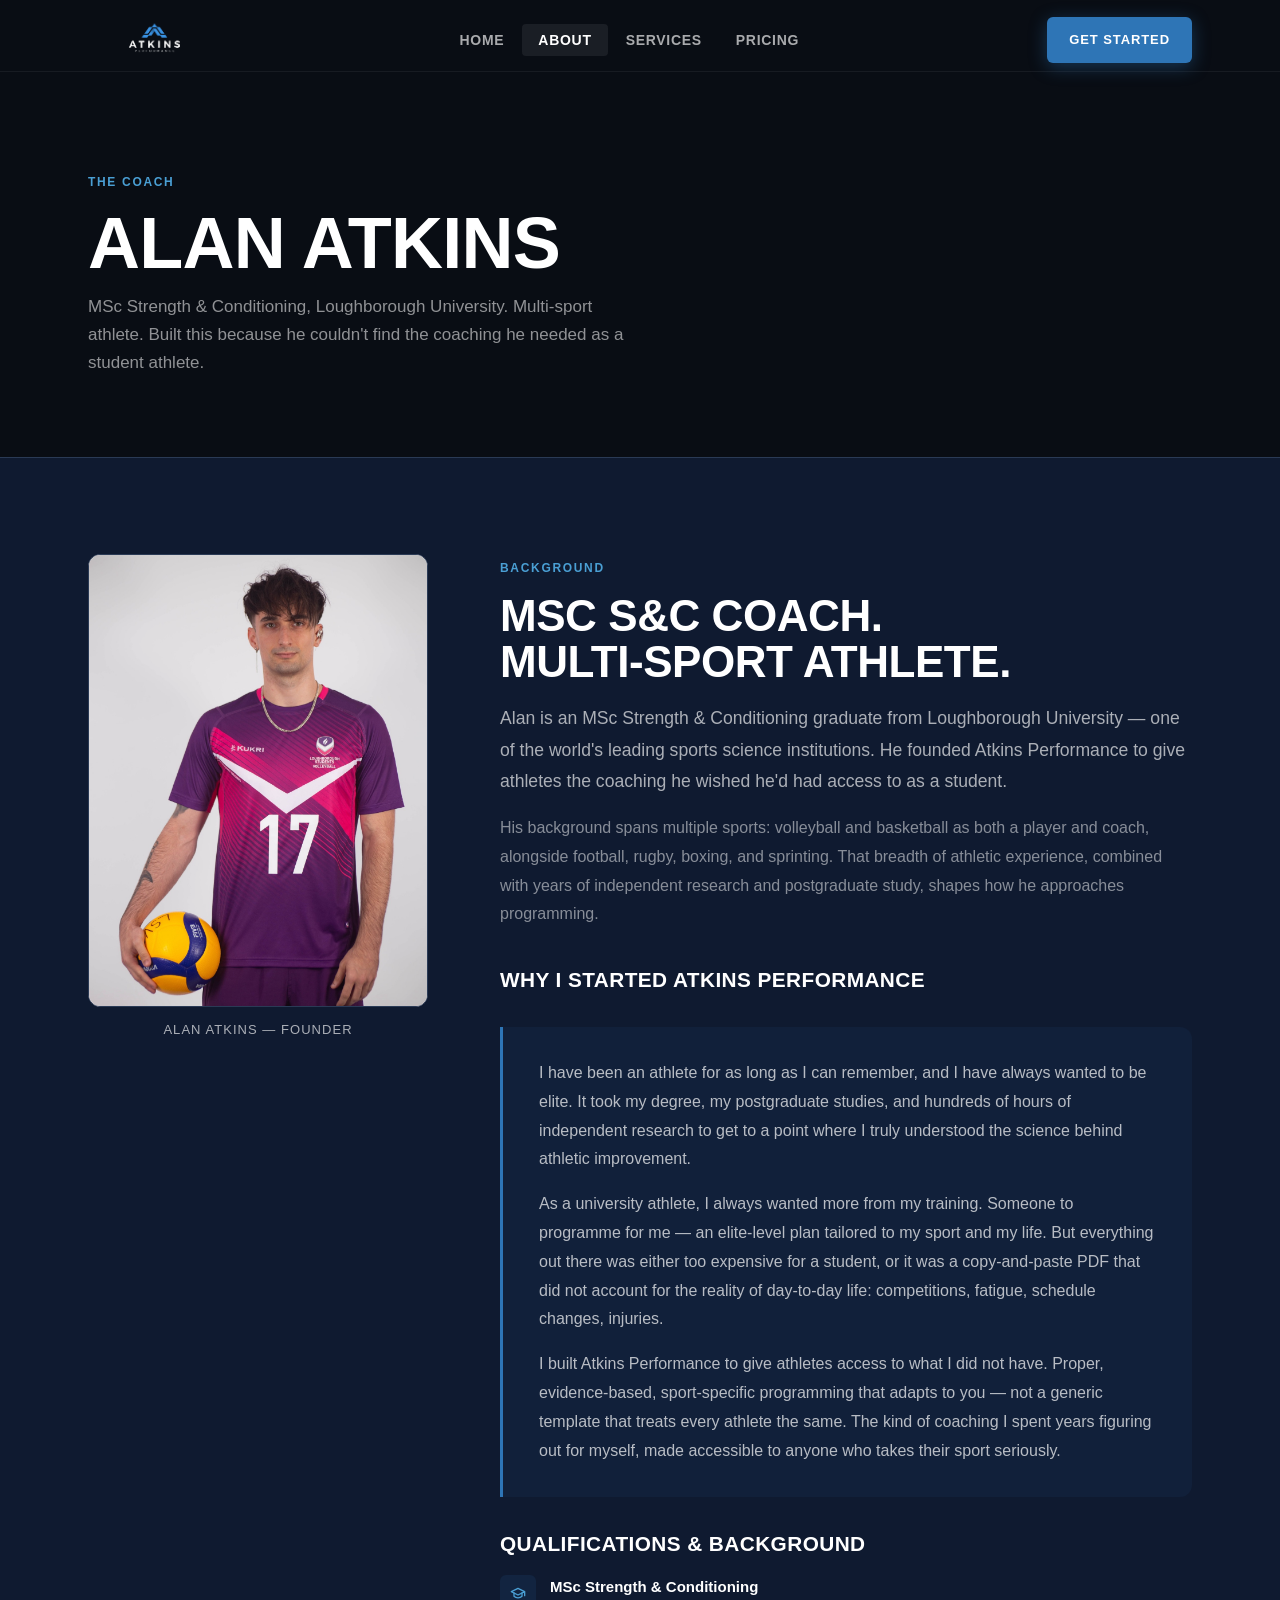
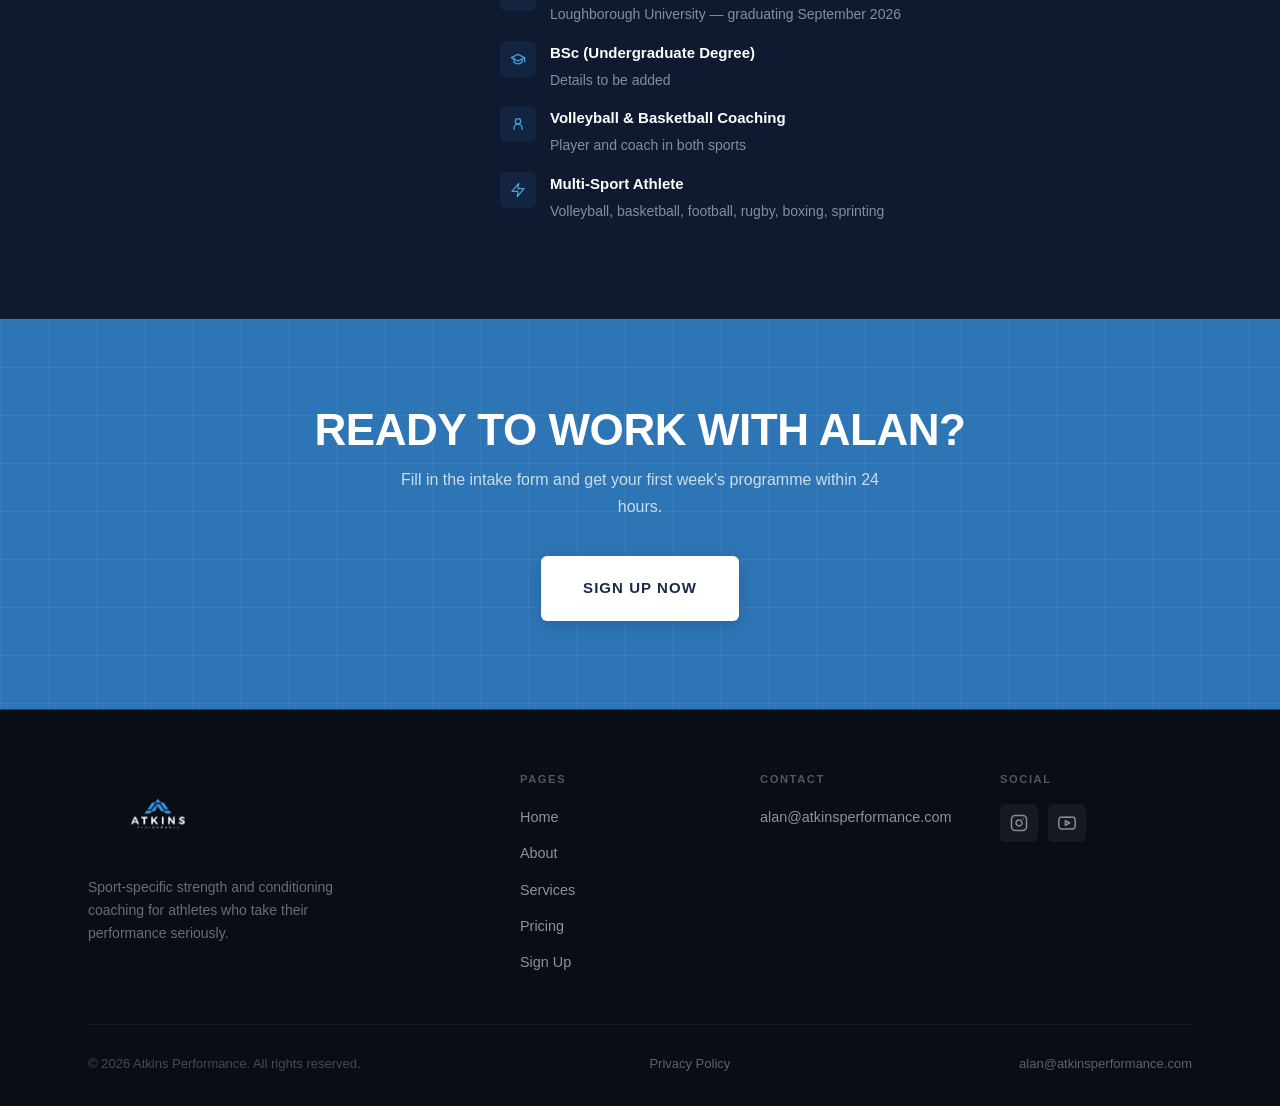
<file: about.html>
<!DOCTYPE html>
<html lang="en">
<head>
  <meta charset="UTF-8" />
  <meta name="viewport" content="width=device-width, initial-scale=1.0" />
  <title>About Alan Atkins | Atkins Performance</title>
  <meta name="description" content="Alan Atkins — MSc Strength & Conditioning, Loughborough University. Founder of Atkins Performance." />
  <!-- Security headers -->
  <meta http-equiv="Content-Security-Policy" content="default-src 'self'; script-src 'self' https://www.googletagmanager.com; style-src 'self' 'unsafe-inline' https://fonts.googleapis.com; font-src https://fonts.gstatic.com; img-src 'self' data: https://www.google-analytics.com; connect-src https://api.web3forms.com https://www.google-analytics.com https://region1.google-analytics.com; frame-ancestors 'none';" />
  <meta http-equiv="X-Content-Type-Options" content="nosniff" />
  <meta name="referrer" content="strict-origin-when-cross-origin" />
  <!-- Open Graph / social sharing -->
  <meta property="og:type" content="website" />
  <meta property="og:site_name" content="Atkins Performance" />
  <meta property="og:title" content="About | Atkins Performance" />
  <meta property="og:description" content="Alan Atkins — MSc Strength & Conditioning, Loughborough University. Founder of Atkins Performance." />
  <meta property="og:url" content="https://atkinsperformance.com/about.html" />
  <meta property="og:image" content="https://atkinsperformance.com/assets/logo.png" />
  <meta name="twitter:card" content="summary" />
  <meta name="twitter:title" content="About | Atkins Performance" />
  <meta name="twitter:description" content="Alan Atkins — MSc Strength & Conditioning, Loughborough University. Founder of Atkins Performance." />
  <meta name="twitter:image" content="https://atkinsperformance.com/assets/logo.png" />
  <link rel="icon" type="image/png" href="assets/logo.png" />
  <link rel="preconnect" href="https://fonts.googleapis.com" />
  <link rel="preconnect" href="https://fonts.gstatic.com" crossorigin />
  <link href="https://fonts.googleapis.com/css2?family=Barlow+Condensed:ital,wght@0,600;0,700;0,800;0,900;1,700&family=Inter:wght@400;500;600;700;800&display=swap" rel="stylesheet" />
  <link rel="stylesheet" href="css/styles.css" />
  <!-- Google Analytics -->
  <script async src="https://www.googletagmanager.com/gtag/js?id=G-M58FRPJT0F"></script>
  <script>
    window.dataLayer = window.dataLayer || [];
    function gtag(){dataLayer.push(arguments);}
    gtag('js', new Date());
    gtag('config', 'G-M58FRPJT0F');
  </script>
</head>
<body>

<nav class="nav">
  <div class="container">
    <div class="nav__inner">
      <a class="nav__logo" href="index.html"><img src="assets/logo.png" alt="Atkins Performance" /></a>
      <ul class="nav__links">
        <li><a href="index.html">Home</a></li>
        <li><a href="about.html">About</a></li>
        <li><a href="services.html">Services</a></li>
        <li><a href="pricing.html">Pricing</a></li>
      </ul>
      <a class="btn btn--primary btn--sm nav__cta" href="signup.html">Get Started</a>
      <button class="nav__hamburger" aria-label="Open menu"><span></span><span></span><span></span></button>
    </div>
  </div>
</nav>
<nav class="nav__mobile">
  <a href="index.html">Home</a>
  <a href="about.html">About</a>
  <a href="services.html">Services</a>
  <a href="pricing.html">Pricing</a>
  <a class="btn btn--primary" href="signup.html">Get Started</a>
</nav>

<!-- ── Page Hero ────────────────────────────────────────── -->
<div class="page-hero">
  <div class="container">
    <span class="eyebrow eyebrow--light">The Coach</span>
    <h1 class="display-lg">Alan Atkins</h1>
    <p>MSc Strength &amp; Conditioning, Loughborough University. Multi-sport athlete. Built this because he couldn't find the coaching he needed as a student athlete.</p>
  </div>
</div>

<!-- ── About Body ────────────────────────────────────────── -->
<section class="section section--dark">
  <div class="container">
    <div class="about-grid">

      <div class="about-photo-sticky">
        <div class="about-photo__frame">
          <img src="assets/alan-headshot.png" alt="Alan Atkins — Atkins Performance" />
        </div>
        <p class="about-photo__caption">Alan Atkins — Founder</p>
      </div>

      <div class="about-content">
        <span class="eyebrow eyebrow--light">Background</span>
        <h2 class="display-md" style="margin-bottom:18px;">MSc S&amp;C Coach.<br />Multi-Sport Athlete.</h2>
        <p class="lead" style="color:rgba(255,255,255,.65);">Alan is an MSc Strength &amp; Conditioning graduate from Loughborough University — one of the world's leading sports science institutions. He founded Atkins Performance to give athletes the coaching he wished he'd had access to as a student.</p>
        <p style="color:rgba(255,255,255,.5);">His background spans multiple sports: volleyball and basketball as both a player and coach, alongside football, rugby, boxing, and sprinting. That breadth of athletic experience, combined with years of independent research and postgraduate study, shapes how he approaches programming.</p>

        <h3 style="margin:40px 0 16px;color:#fff;">Why I Started Atkins Performance</h3>

        <div class="story-block">
          <p>I have been an athlete for as long as I can remember, and I have always wanted to be elite. It took my degree, my postgraduate studies, and hundreds of hours of independent research to get to a point where I truly understood the science behind athletic improvement.</p>
          <p style="margin-top:16px;">As a university athlete, I always wanted more from my training. Someone to programme for me — an elite-level plan tailored to my sport and my life. But everything out there was either too expensive for a student, or it was a copy-and-paste PDF that did not account for the reality of day-to-day life: competitions, fatigue, schedule changes, injuries.</p>
          <p style="margin-top:16px;margin-bottom:0;">I built Atkins Performance to give athletes access to what I did not have. Proper, evidence-based, sport-specific programming that adapts to you — not a generic template that treats every athlete the same. The kind of coaching I spent years figuring out for myself, made accessible to anyone who takes their sport seriously.</p>
        </div>

        <h3 style="margin-bottom:20px;color:#fff;">Qualifications &amp; Background</h3>
        <div class="credentials-list">
          <div class="credential fade-up">
            <div class="credential__icon">
              <svg xmlns="http://www.w3.org/2000/svg" viewBox="0 0 24 24" fill="none" stroke="currentColor" stroke-width="2" stroke-linecap="round" stroke-linejoin="round"><path d="M22 10v6M2 10l10-5 10 5-10 5z"/><path d="M6 12v5c3 3 9 3 12 0v-5"/></svg>
            </div>
            <div>
              <strong>MSc Strength &amp; Conditioning</strong>
              <span>Loughborough University — graduating September 2026</span>
            </div>
          </div>
          <div class="credential fade-up">
            <div class="credential__icon">
              <svg xmlns="http://www.w3.org/2000/svg" viewBox="0 0 24 24" fill="none" stroke="currentColor" stroke-width="2" stroke-linecap="round" stroke-linejoin="round"><path d="M22 10v6M2 10l10-5 10 5-10 5z"/><path d="M6 12v5c3 3 9 3 12 0v-5"/></svg>
            </div>
            <div>
              <strong>BSc (Undergraduate Degree)</strong>
              <span>Details to be added</span>
            </div>
          </div>
          <div class="credential fade-up">
            <div class="credential__icon">
              <svg xmlns="http://www.w3.org/2000/svg" viewBox="0 0 24 24" fill="none" stroke="currentColor" stroke-width="2" stroke-linecap="round" stroke-linejoin="round"><circle cx="12" cy="8" r="4"/><path d="M6 20v-2a6 6 0 0 1 12 0v2"/></svg>
            </div>
            <div>
              <strong>Volleyball &amp; Basketball Coaching</strong>
              <span>Player and coach in both sports</span>
            </div>
          </div>
          <div class="credential fade-up">
            <div class="credential__icon">
              <svg xmlns="http://www.w3.org/2000/svg" viewBox="0 0 24 24" fill="none" stroke="currentColor" stroke-width="2" stroke-linecap="round" stroke-linejoin="round"><path d="M13 2L3 14h9l-1 8 10-12h-9l1-8z"/></svg>
            </div>
            <div>
              <strong>Multi-Sport Athlete</strong>
              <span>Volleyball, basketball, football, rugby, boxing, sprinting</span>
            </div>
          </div>
        </div>
      </div>
    </div>
  </div>
</section>

<!-- ── CTA ───────────────────────────────────────────────── -->
<div class="cta-banner">
  <div class="container">
    <div class="cta-banner__inner">
      <h2 class="display-md">Ready to Work with Alan?</h2>
      <p>Fill in the intake form and get your first week's programme within 24 hours.</p>
      <a class="btn btn--white btn--large" href="signup.html">Sign Up Now</a>
    </div>
  </div>
</div>

<footer class="footer">
  <div class="container">
    <div class="footer__grid">
      <div class="footer__brand">
        <img src="assets/logo.png" alt="Atkins Performance" />
        <p>Sport-specific strength and conditioning coaching for athletes who take their performance seriously.</p>
      </div>
      <div class="footer__col"><h5>Pages</h5><ul><li><a href="index.html">Home</a></li><li><a href="about.html">About</a></li><li><a href="services.html">Services</a></li><li><a href="pricing.html">Pricing</a></li><li><a href="signup.html">Sign Up</a></li></ul></div>
      <div class="footer__col"><h5>Contact</h5><ul><li><a href="mailto:alan@atkinsperformance.com">alan@atkinsperformance.com</a></li></ul></div>
      <div class="footer__col"><h5>Social</h5><div class="footer__social"><a href="https://instagram.com/Atkins.Performance" target="_blank" rel="noopener" aria-label="Instagram"><svg xmlns="http://www.w3.org/2000/svg" width="18" height="18" viewBox="0 0 24 24" fill="none" stroke="currentColor" stroke-width="2" stroke-linecap="round" stroke-linejoin="round"><rect x="2" y="2" width="20" height="20" rx="5"/><path d="M16 11.37A4 4 0 1 1 12.63 8 4 4 0 0 1 16 11.37z"/><line x1="17.5" y1="6.5" x2="17.51" y2="6.5"/></svg></a><a href="https://www.youtube.com/@Atkins.Performance" target="_blank" rel="noopener" aria-label="YouTube"><svg xmlns="http://www.w3.org/2000/svg" width="18" height="18" viewBox="0 0 24 24" fill="none" stroke="currentColor" stroke-width="2" stroke-linecap="round" stroke-linejoin="round"><path d="M22.54 6.42a2.78 2.78 0 0 0-1.95-1.97C18.88 4 12 4 12 4s-6.88 0-8.59.45A2.78 2.78 0 0 0 1.46 6.42 29 29 0 0 0 1 12a29 29 0 0 0 .46 5.58A2.78 2.78 0 0 0 3.41 19.6C5.12 20 12 20 12 20s6.88 0 8.59-.44a2.78 2.78 0 0 0 1.95-1.97A29 29 0 0 0 23 12a29 29 0 0 0-.46-5.58z"/><polygon points="9.75 15.02 15.5 12 9.75 8.98 9.75 15.02"/></svg></a></div></div>
    </div>
    <div class="footer__bottom"><span>© 2026 Atkins Performance. All rights reserved.</span><a href="privacy.html">Privacy Policy</a><a href="mailto:alan@atkinsperformance.com">alan@atkinsperformance.com</a></div>
  </div>
</footer>
<script src="js/main.js"></script>
</body>
</html>
</file>
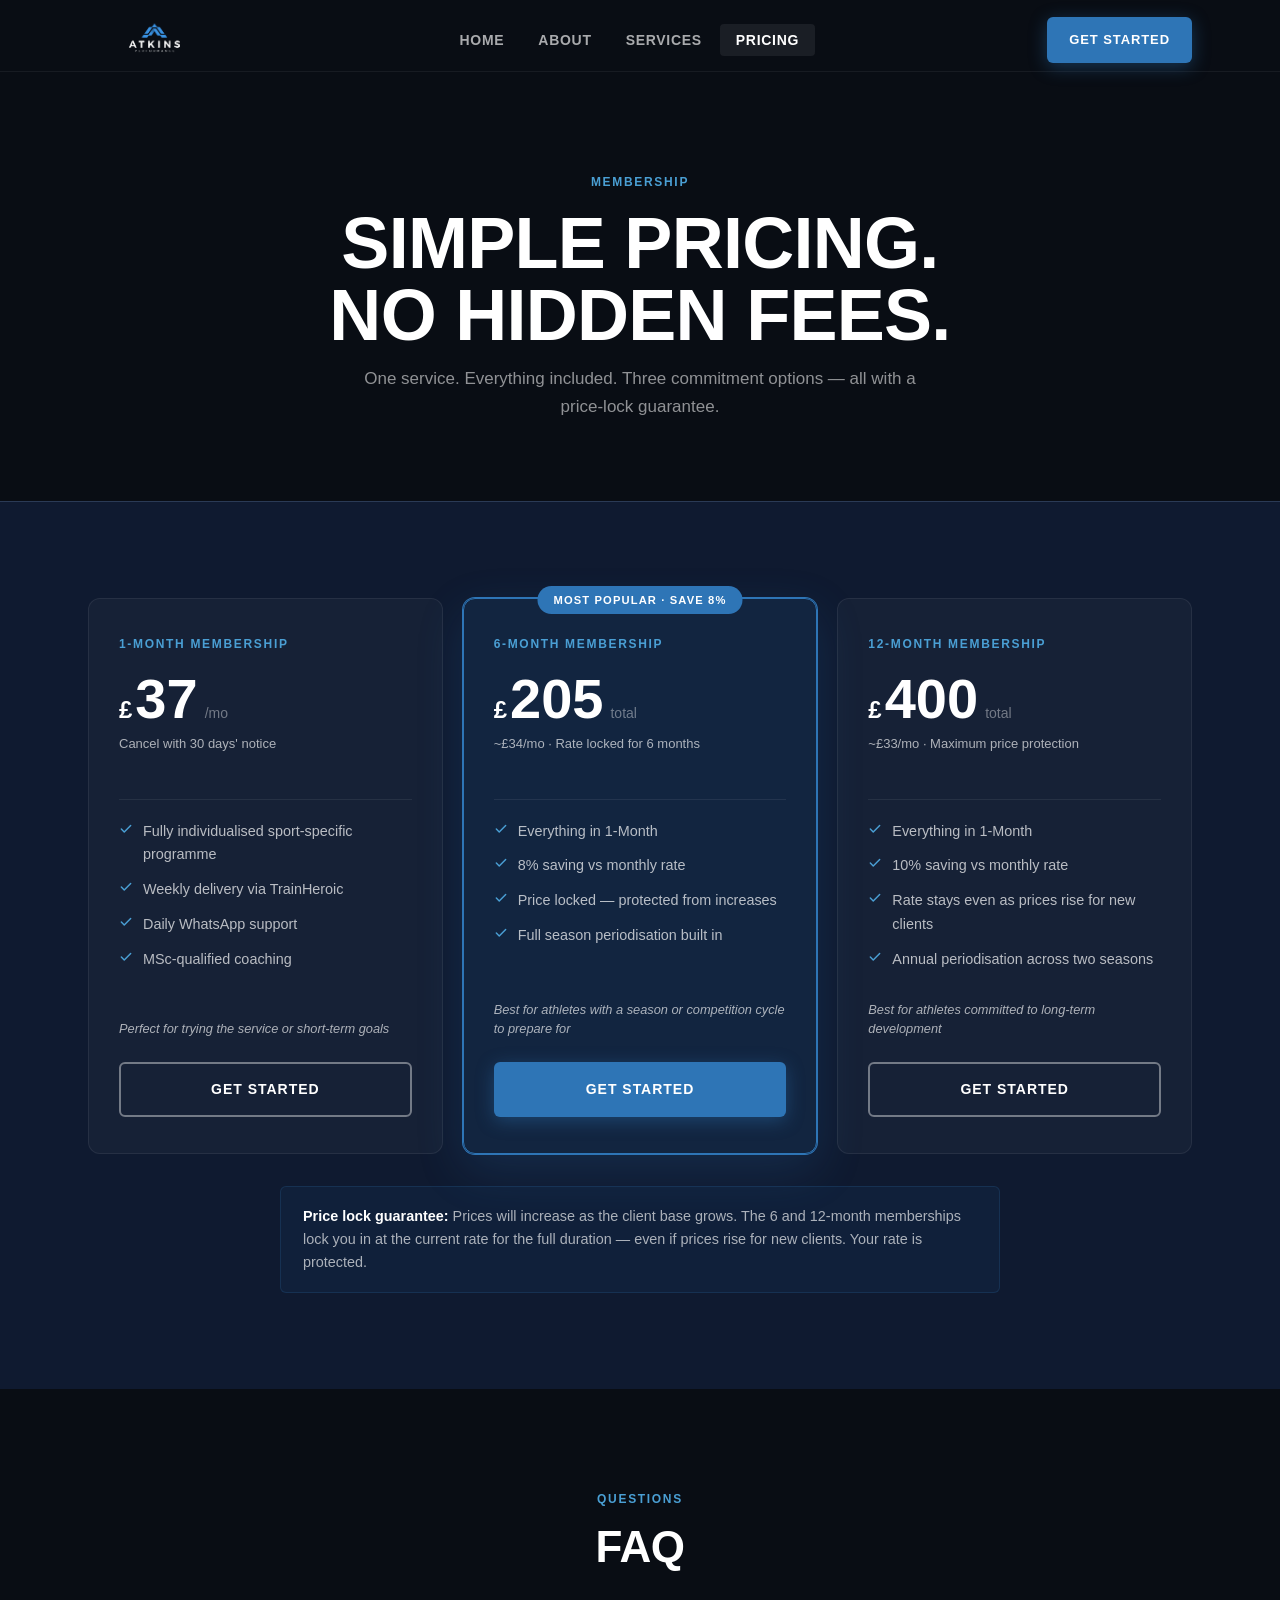
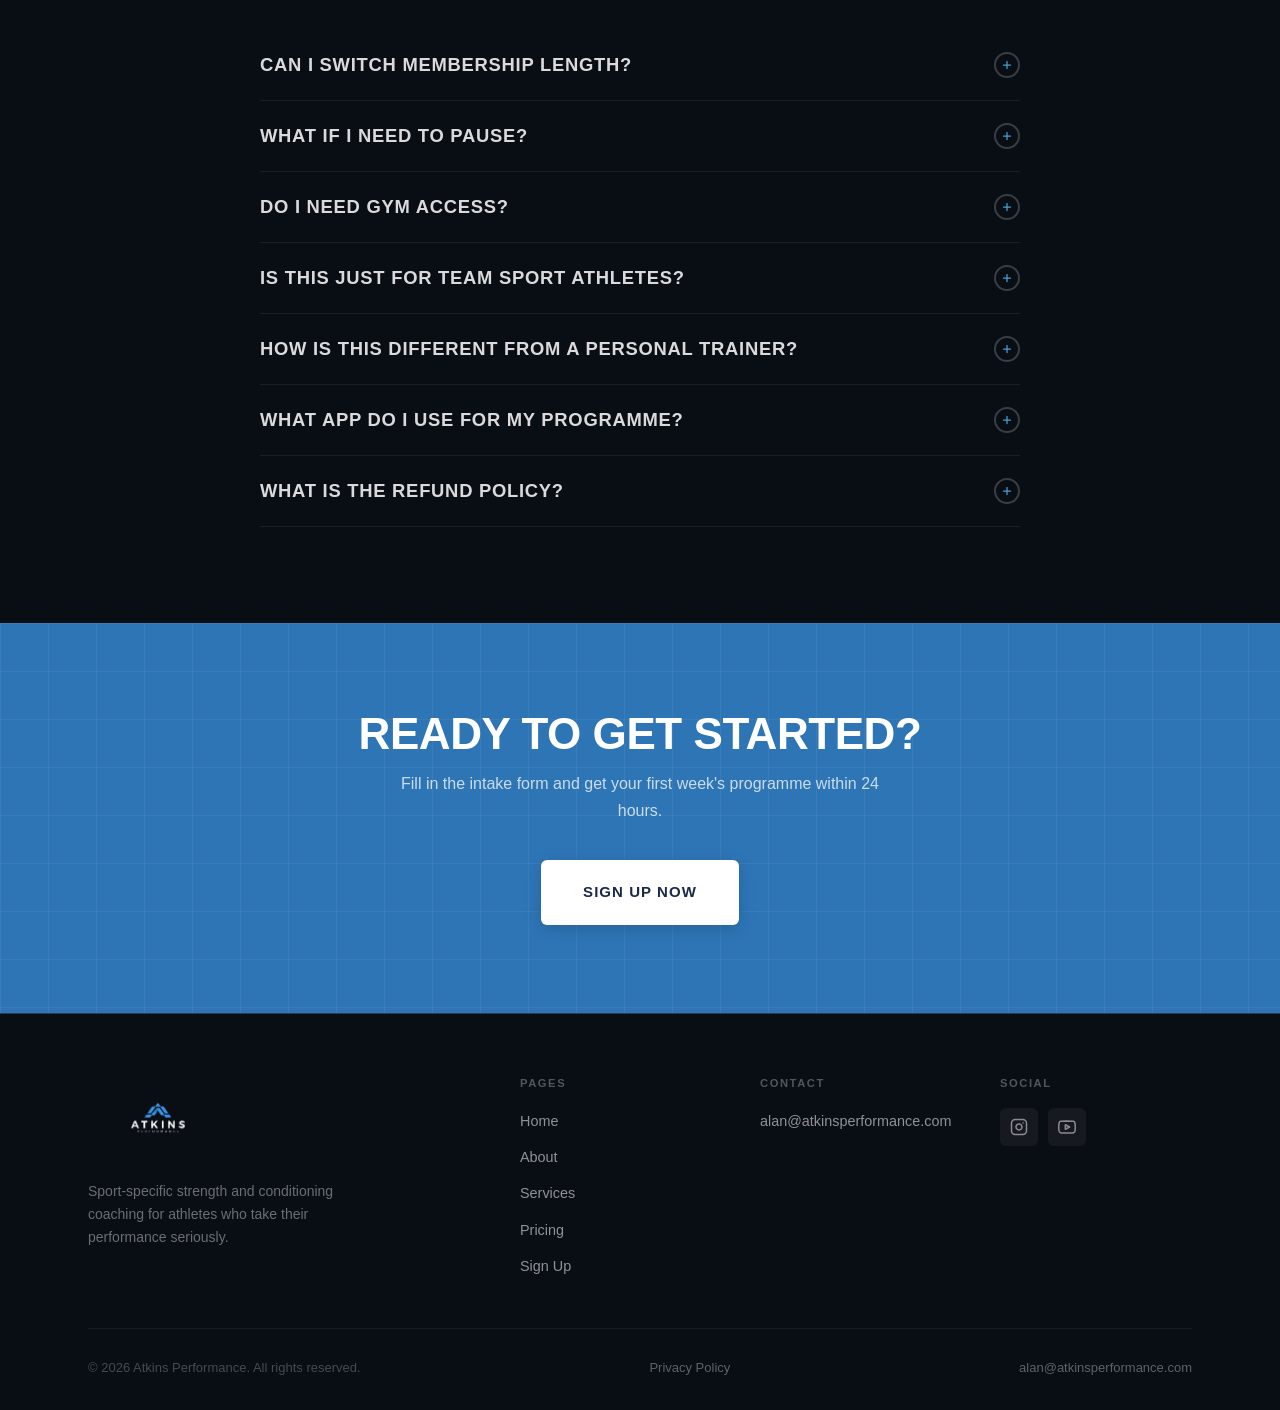
<file: pricing.html>
<!DOCTYPE html>
<html lang="en">
<head>
  <meta charset="UTF-8" />
  <meta name="viewport" content="width=device-width, initial-scale=1.0" />
  <title>Pricing | Atkins Performance</title>
  <meta name="description" content="Simple, transparent pricing for sport-specific S&C coaching. Starting from £37/month." />
  <!-- Security headers -->
  <meta http-equiv="Content-Security-Policy" content="default-src 'self'; script-src 'self' https://www.googletagmanager.com; style-src 'self' 'unsafe-inline' https://fonts.googleapis.com; font-src https://fonts.gstatic.com; img-src 'self' data: https://www.google-analytics.com; connect-src https://api.web3forms.com https://www.google-analytics.com https://region1.google-analytics.com; frame-ancestors 'none';" />
  <meta http-equiv="X-Content-Type-Options" content="nosniff" />
  <meta name="referrer" content="strict-origin-when-cross-origin" />
  <!-- Open Graph / social sharing -->
  <meta property="og:type" content="website" />
  <meta property="og:site_name" content="Atkins Performance" />
  <meta property="og:title" content="Pricing | Atkins Performance" />
  <meta property="og:description" content="Simple, transparent pricing for sport-specific S&C coaching. Starting from £37/month." />
  <meta property="og:url" content="https://atkinsperformance.com/pricing.html" />
  <meta property="og:image" content="https://atkinsperformance.com/assets/logo.png" />
  <meta name="twitter:card" content="summary" />
  <meta name="twitter:title" content="Pricing | Atkins Performance" />
  <meta name="twitter:description" content="Simple, transparent pricing for sport-specific S&C coaching. Starting from £37/month." />
  <meta name="twitter:image" content="https://atkinsperformance.com/assets/logo.png" />
  <link rel="icon" type="image/png" href="assets/logo.png" />
  <link rel="preconnect" href="https://fonts.googleapis.com" />
  <link rel="preconnect" href="https://fonts.gstatic.com" crossorigin />
  <link href="https://fonts.googleapis.com/css2?family=Barlow+Condensed:ital,wght@0,600;0,700;0,800;0,900;1,700&family=Inter:wght@400;500;600;700;800&display=swap" rel="stylesheet" />
  <link rel="stylesheet" href="css/styles.css" />
  <!-- Google Analytics -->
  <script async src="https://www.googletagmanager.com/gtag/js?id=G-M58FRPJT0F"></script>
  <script>
    window.dataLayer = window.dataLayer || [];
    function gtag(){dataLayer.push(arguments);}
    gtag('js', new Date());
    gtag('config', 'G-M58FRPJT0F');
  </script>
</head>
<body>

<nav class="nav">
  <div class="container">
    <div class="nav__inner">
      <a class="nav__logo" href="index.html"><img src="assets/logo.png" alt="Atkins Performance" /></a>
      <ul class="nav__links">
        <li><a href="index.html">Home</a></li>
        <li><a href="about.html">About</a></li>
        <li><a href="services.html">Services</a></li>
        <li><a href="pricing.html">Pricing</a></li>
      </ul>
      <a class="btn btn--primary btn--sm nav__cta" href="signup.html">Get Started</a>
      <button class="nav__hamburger" aria-label="Open menu"><span></span><span></span><span></span></button>
    </div>
  </div>
</nav>
<nav class="nav__mobile">
  <a href="index.html">Home</a>
  <a href="about.html">About</a>
  <a href="services.html">Services</a>
  <a href="pricing.html">Pricing</a>
  <a class="btn btn--primary" href="signup.html">Get Started</a>
</nav>

<!-- ── Page Hero ────────────────────────────────────────── -->
<div class="page-hero page-hero--center">
  <div class="container">
    <span class="eyebrow eyebrow--light">Membership</span>
    <h1 class="display-lg">Simple Pricing.<br />No Hidden Fees.</h1>
    <p>One service. Everything included. Three commitment options — all with a price-lock guarantee.</p>
  </div>
</div>

<!-- ── Pricing Cards ─────────────────────────────────────── -->
<section class="section section--dark">
  <div class="container">
    <div class="pricing-grid">

      <div class="pricing-card fade-up">
        <div class="pricing-card__name">1-Month Membership</div>
        <div class="pricing-card__price">
          <span class="currency">£</span><span class="amount">37</span><span class="period">/mo</span>
        </div>
        <p class="pricing-card__sub">Cancel with 30 days' notice</p>
        <div class="pricing-card__divider"></div>
        <div class="pricing-card__features">
          <div class="pricing-card__feature"><svg xmlns="http://www.w3.org/2000/svg" width="14" height="14" viewBox="0 0 24 24" fill="none" stroke="currentColor" stroke-width="2.5" stroke-linecap="round" stroke-linejoin="round"><polyline points="20 6 9 17 4 12"/></svg>Fully individualised sport-specific programme</div>
          <div class="pricing-card__feature"><svg xmlns="http://www.w3.org/2000/svg" width="14" height="14" viewBox="0 0 24 24" fill="none" stroke="currentColor" stroke-width="2.5" stroke-linecap="round" stroke-linejoin="round"><polyline points="20 6 9 17 4 12"/></svg>Weekly delivery via TrainHeroic</div>
          <div class="pricing-card__feature"><svg xmlns="http://www.w3.org/2000/svg" width="14" height="14" viewBox="0 0 24 24" fill="none" stroke="currentColor" stroke-width="2.5" stroke-linecap="round" stroke-linejoin="round"><polyline points="20 6 9 17 4 12"/></svg>Daily WhatsApp support</div>
          <div class="pricing-card__feature"><svg xmlns="http://www.w3.org/2000/svg" width="14" height="14" viewBox="0 0 24 24" fill="none" stroke="currentColor" stroke-width="2.5" stroke-linecap="round" stroke-linejoin="round"><polyline points="20 6 9 17 4 12"/></svg>MSc-qualified coaching</div>
        </div>
        <p class="pricing-card__tag">Perfect for trying the service or short-term goals</p>
        <a class="btn btn--outline btn--block" href="signup.html?plan=1-month">Get Started</a>
      </div>

      <div class="pricing-card pricing-card--featured fade-up">
        <div class="pricing-card__badge">Most Popular · Save 8%</div>
        <div class="pricing-card__name">6-Month Membership</div>
        <div class="pricing-card__price">
          <span class="currency">£</span><span class="amount">205</span><span class="period">total</span>
        </div>
        <p class="pricing-card__sub">~£34/mo · Rate locked for 6 months</p>
        <div class="pricing-card__divider"></div>
        <div class="pricing-card__features">
          <div class="pricing-card__feature"><svg xmlns="http://www.w3.org/2000/svg" width="14" height="14" viewBox="0 0 24 24" fill="none" stroke="currentColor" stroke-width="2.5" stroke-linecap="round" stroke-linejoin="round"><polyline points="20 6 9 17 4 12"/></svg>Everything in 1-Month</div>
          <div class="pricing-card__feature"><svg xmlns="http://www.w3.org/2000/svg" width="14" height="14" viewBox="0 0 24 24" fill="none" stroke="currentColor" stroke-width="2.5" stroke-linecap="round" stroke-linejoin="round"><polyline points="20 6 9 17 4 12"/></svg>8% saving vs monthly rate</div>
          <div class="pricing-card__feature"><svg xmlns="http://www.w3.org/2000/svg" width="14" height="14" viewBox="0 0 24 24" fill="none" stroke="currentColor" stroke-width="2.5" stroke-linecap="round" stroke-linejoin="round"><polyline points="20 6 9 17 4 12"/></svg>Price locked — protected from increases</div>
          <div class="pricing-card__feature"><svg xmlns="http://www.w3.org/2000/svg" width="14" height="14" viewBox="0 0 24 24" fill="none" stroke="currentColor" stroke-width="2.5" stroke-linecap="round" stroke-linejoin="round"><polyline points="20 6 9 17 4 12"/></svg>Full season periodisation built in</div>
        </div>
        <p class="pricing-card__tag">Best for athletes with a season or competition cycle to prepare for</p>
        <a class="btn btn--primary btn--block" href="signup.html?plan=6-months">Get Started</a>
      </div>

      <div class="pricing-card fade-up">
        <div class="pricing-card__name">12-Month Membership</div>
        <div class="pricing-card__price">
          <span class="currency">£</span><span class="amount">400</span><span class="period">total</span>
        </div>
        <p class="pricing-card__sub">~£33/mo · Maximum price protection</p>
        <div class="pricing-card__divider"></div>
        <div class="pricing-card__features">
          <div class="pricing-card__feature"><svg xmlns="http://www.w3.org/2000/svg" width="14" height="14" viewBox="0 0 24 24" fill="none" stroke="currentColor" stroke-width="2.5" stroke-linecap="round" stroke-linejoin="round"><polyline points="20 6 9 17 4 12"/></svg>Everything in 1-Month</div>
          <div class="pricing-card__feature"><svg xmlns="http://www.w3.org/2000/svg" width="14" height="14" viewBox="0 0 24 24" fill="none" stroke="currentColor" stroke-width="2.5" stroke-linecap="round" stroke-linejoin="round"><polyline points="20 6 9 17 4 12"/></svg>10% saving vs monthly rate</div>
          <div class="pricing-card__feature"><svg xmlns="http://www.w3.org/2000/svg" width="14" height="14" viewBox="0 0 24 24" fill="none" stroke="currentColor" stroke-width="2.5" stroke-linecap="round" stroke-linejoin="round"><polyline points="20 6 9 17 4 12"/></svg>Rate stays even as prices rise for new clients</div>
          <div class="pricing-card__feature"><svg xmlns="http://www.w3.org/2000/svg" width="14" height="14" viewBox="0 0 24 24" fill="none" stroke="currentColor" stroke-width="2.5" stroke-linecap="round" stroke-linejoin="round"><polyline points="20 6 9 17 4 12"/></svg>Annual periodisation across two seasons</div>
        </div>
        <p class="pricing-card__tag">Best for athletes committed to long-term development</p>
        <a class="btn btn--outline btn--block" href="signup.html?plan=12-months">Get Started</a>
      </div>

    </div>

    <div class="info-box mt-32" style="max-width:720px;margin-left:auto;margin-right:auto;">
      <p><strong>Price lock guarantee:</strong> Prices will increase as the client base grows. The 6 and 12-month memberships lock you in at the current rate for the full duration — even if prices rise for new clients. Your rate is protected.</p>
    </div>
  </div>
</section>

<!-- ── FAQ ───────────────────────────────────────────────── -->
<section class="section section--black">
  <div class="container">
    <div class="section__header">
      <span class="eyebrow eyebrow--light">Questions</span>
      <h2 class="display-md">FAQ</h2>
    </div>
    <div class="faq">
      <div class="faq__item">
        <button class="faq__question">Can I switch membership length?<span class="faq__icon"><svg xmlns="http://www.w3.org/2000/svg" viewBox="0 0 24 24" fill="none" stroke="currentColor" stroke-width="2.5" stroke-linecap="round" stroke-linejoin="round"><line x1="12" y1="5" x2="12" y2="19"/><line x1="5" y1="12" x2="19" y2="12"/></svg></span></button>
        <div class="faq__answer"><p>Yes — you can upgrade to a longer commitment at your current rate at any time. If you start on a 1-month and want to switch to 6 or 12 months, just get in touch and it'll be sorted.</p></div>
      </div>
      <div class="faq__item">
        <button class="faq__question">What if I need to pause?<span class="faq__icon"><svg xmlns="http://www.w3.org/2000/svg" viewBox="0 0 24 24" fill="none" stroke="currentColor" stroke-width="2.5" stroke-linecap="round" stroke-linejoin="round"><line x1="12" y1="5" x2="12" y2="19"/><line x1="5" y1="12" x2="19" y2="12"/></svg></span></button>
        <div class="faq__answer"><p>Life happens. Get in touch and we'll work something out. Alan understands the reality of balancing sport, study, and life — it's built into the whole approach.</p></div>
      </div>
      <div class="faq__item">
        <button class="faq__question">Do I need gym access?<span class="faq__icon"><svg xmlns="http://www.w3.org/2000/svg" viewBox="0 0 24 24" fill="none" stroke="currentColor" stroke-width="2.5" stroke-linecap="round" stroke-linejoin="round"><line x1="12" y1="5" x2="12" y2="19"/><line x1="5" y1="12" x2="19" y2="12"/></svg></span></button>
        <div class="faq__answer"><p>Yes — you'll need access to a gym with free weights (barbell, dumbbells, rack). If your gym has limited equipment, let Alan know in the intake form and the programme will be built around what you have.</p></div>
      </div>
      <div class="faq__item">
        <button class="faq__question">Is this just for team sport athletes?<span class="faq__icon"><svg xmlns="http://www.w3.org/2000/svg" viewBox="0 0 24 24" fill="none" stroke="currentColor" stroke-width="2.5" stroke-linecap="round" stroke-linejoin="round"><line x1="12" y1="5" x2="12" y2="19"/><line x1="5" y1="12" x2="19" y2="12"/></svg></span></button>
        <div class="faq__answer"><p>No — the programming is tailored to whatever sport you play, team or individual. Whether it's rugby or rowing, basketball or boxing, the programme is built around the specific demands of your discipline.</p></div>
      </div>
      <div class="faq__item">
        <button class="faq__question">How is this different from a personal trainer?<span class="faq__icon"><svg xmlns="http://www.w3.org/2000/svg" viewBox="0 0 24 24" fill="none" stroke="currentColor" stroke-width="2.5" stroke-linecap="round" stroke-linejoin="round"><line x1="12" y1="5" x2="12" y2="19"/><line x1="5" y1="12" x2="19" y2="12"/></svg></span></button>
        <div class="faq__answer"><p>Alan is a qualified Strength &amp; Conditioning coach with a Master's degree from Loughborough University. Your programme is built around the specific physical demands of your sport using evidence-based methods — not generic fitness templates. S&amp;C coaching is about athletic performance for sport, not general fitness.</p></div>
      </div>
      <div class="faq__item">
        <button class="faq__question">What app do I use for my programme?<span class="faq__icon"><svg xmlns="http://www.w3.org/2000/svg" viewBox="0 0 24 24" fill="none" stroke="currentColor" stroke-width="2.5" stroke-linecap="round" stroke-linejoin="round"><line x1="12" y1="5" x2="12" y2="19"/><line x1="5" y1="12" x2="19" y2="12"/></svg></span></button>
        <div class="faq__answer"><p>Programmes are delivered via TrainHeroic — a dedicated coaching and workout delivery app. You'll receive a link to set up your free account after signing up. Works on iOS and Android.</p></div>
      </div>
      <div class="faq__item">
        <button class="faq__question">What is the refund policy?<span class="faq__icon"><svg xmlns="http://www.w3.org/2000/svg" viewBox="0 0 24 24" fill="none" stroke="currentColor" stroke-width="2.5" stroke-linecap="round" stroke-linejoin="round"><line x1="12" y1="5" x2="12" y2="19"/><line x1="5" y1="12" x2="19" y2="12"/></svg></span></button>
        <div class="faq__answer"><p>Memberships are non-refundable once started, except in cases of injury (with medical evidence) where a pro-rata credit may be offered at the coach's discretion. 1-month memberships can be cancelled with 30 days' notice. 6 and 12-month memberships are committed for the full term.</p></div>
      </div>
    </div>
  </div>
</section>

<!-- ── CTA ───────────────────────────────────────────────── -->
<div class="cta-banner">
  <div class="container">
    <div class="cta-banner__inner">
      <h2 class="display-md">Ready to Get Started?</h2>
      <p>Fill in the intake form and get your first week's programme within 24 hours.</p>
      <a class="btn btn--white btn--large" href="signup.html">Sign Up Now</a>
    </div>
  </div>
</div>

<footer class="footer">
  <div class="container">
    <div class="footer__grid">
      <div class="footer__brand"><img src="assets/logo.png" alt="Atkins Performance" /><p>Sport-specific strength and conditioning coaching for athletes who take their performance seriously.</p></div>
      <div class="footer__col"><h5>Pages</h5><ul><li><a href="index.html">Home</a></li><li><a href="about.html">About</a></li><li><a href="services.html">Services</a></li><li><a href="pricing.html">Pricing</a></li><li><a href="signup.html">Sign Up</a></li></ul></div>
      <div class="footer__col"><h5>Contact</h5><ul><li><a href="mailto:alan@atkinsperformance.com">alan@atkinsperformance.com</a></li></ul></div>
      <div class="footer__col"><h5>Social</h5><div class="footer__social"><a href="https://instagram.com/Atkins.Performance" target="_blank" rel="noopener" aria-label="Instagram"><svg xmlns="http://www.w3.org/2000/svg" width="18" height="18" viewBox="0 0 24 24" fill="none" stroke="currentColor" stroke-width="2" stroke-linecap="round" stroke-linejoin="round"><rect x="2" y="2" width="20" height="20" rx="5"/><path d="M16 11.37A4 4 0 1 1 12.63 8 4 4 0 0 1 16 11.37z"/><line x1="17.5" y1="6.5" x2="17.51" y2="6.5"/></svg></a><a href="https://www.youtube.com/@Atkins.Performance" target="_blank" rel="noopener" aria-label="YouTube"><svg xmlns="http://www.w3.org/2000/svg" width="18" height="18" viewBox="0 0 24 24" fill="none" stroke="currentColor" stroke-width="2" stroke-linecap="round" stroke-linejoin="round"><path d="M22.54 6.42a2.78 2.78 0 0 0-1.95-1.97C18.88 4 12 4 12 4s-6.88 0-8.59.45A2.78 2.78 0 0 0 1.46 6.42 29 29 0 0 0 1 12a29 29 0 0 0 .46 5.58A2.78 2.78 0 0 0 3.41 19.6C5.12 20 12 20 12 20s6.88 0 8.59-.44a2.78 2.78 0 0 0 1.95-1.97A29 29 0 0 0 23 12a29 29 0 0 0-.46-5.58z"/><polygon points="9.75 15.02 15.5 12 9.75 8.98 9.75 15.02"/></svg></a></div></div>
    </div>
    <div class="footer__bottom"><span>© 2026 Atkins Performance. All rights reserved.</span><a href="privacy.html">Privacy Policy</a><a href="mailto:alan@atkinsperformance.com">alan@atkinsperformance.com</a></div>
  </div>
</footer>
<script src="js/main.js"></script>
</body>
</html>
</file>
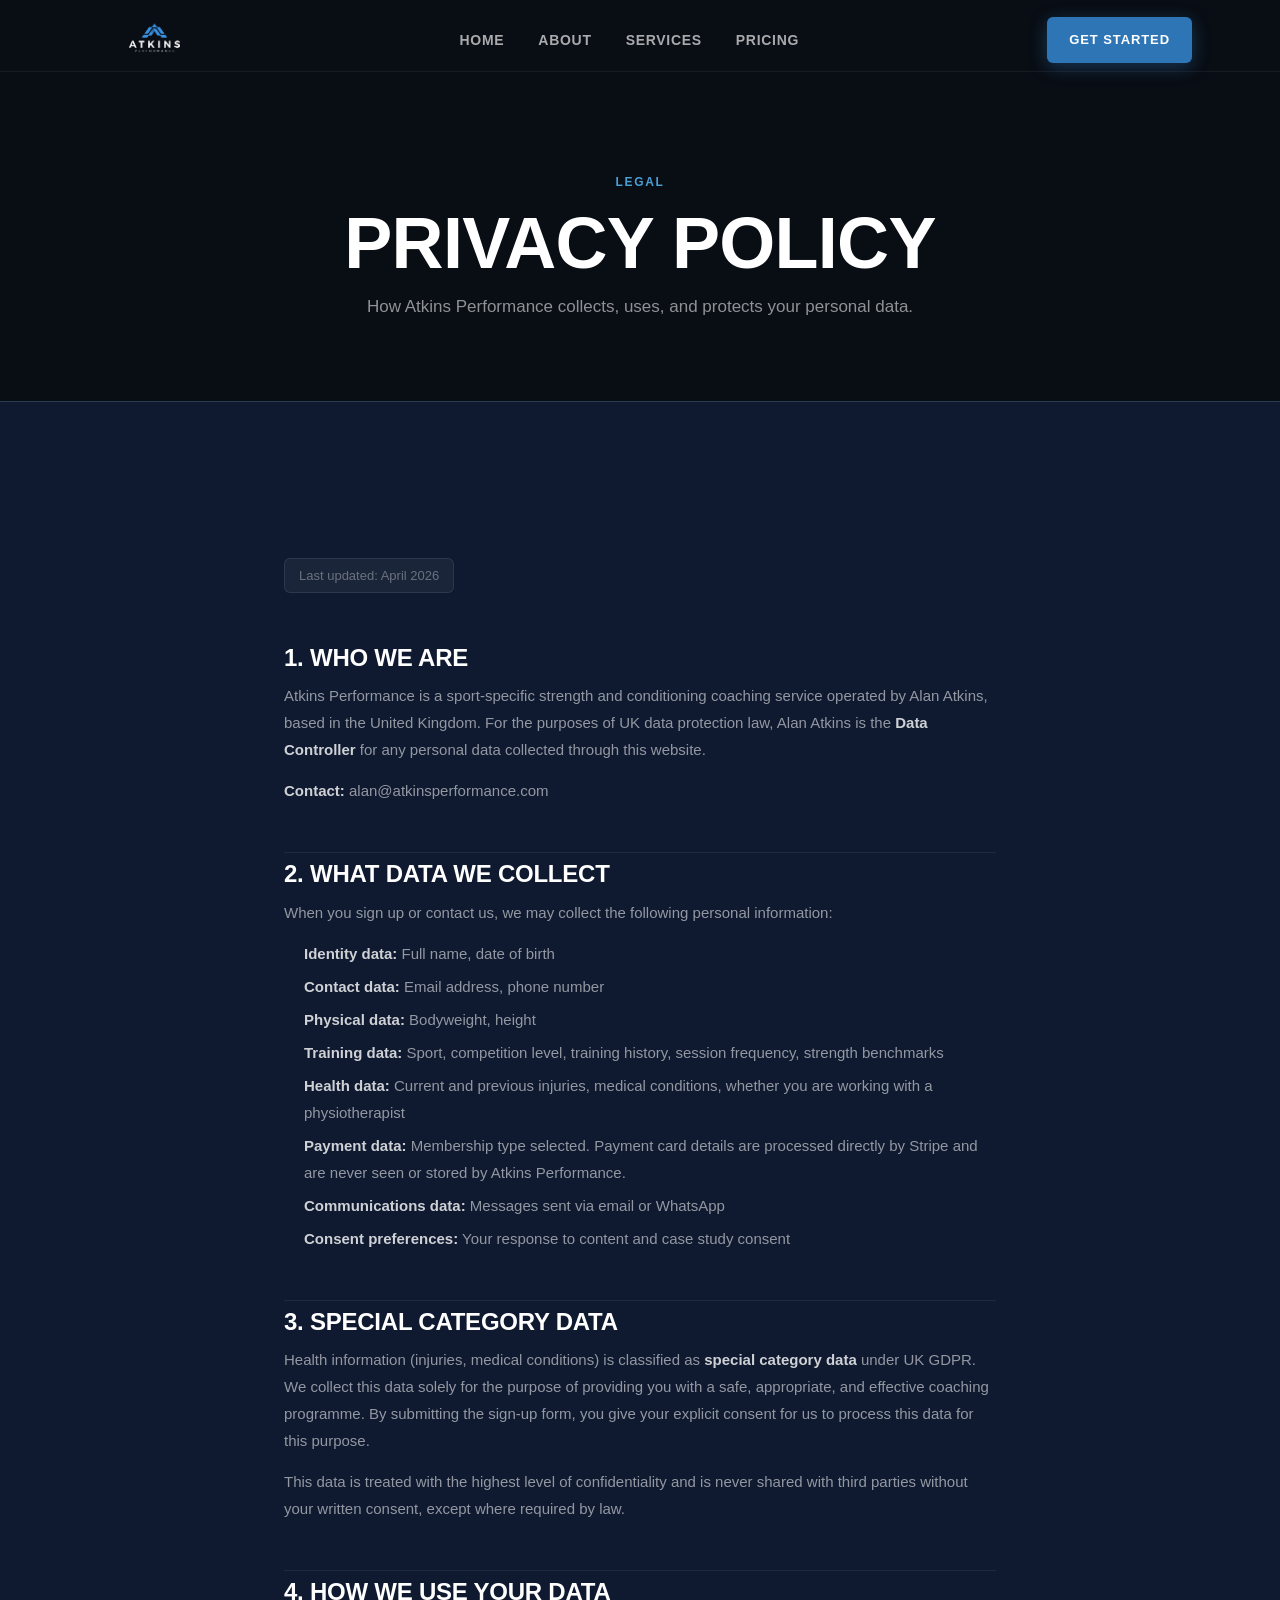
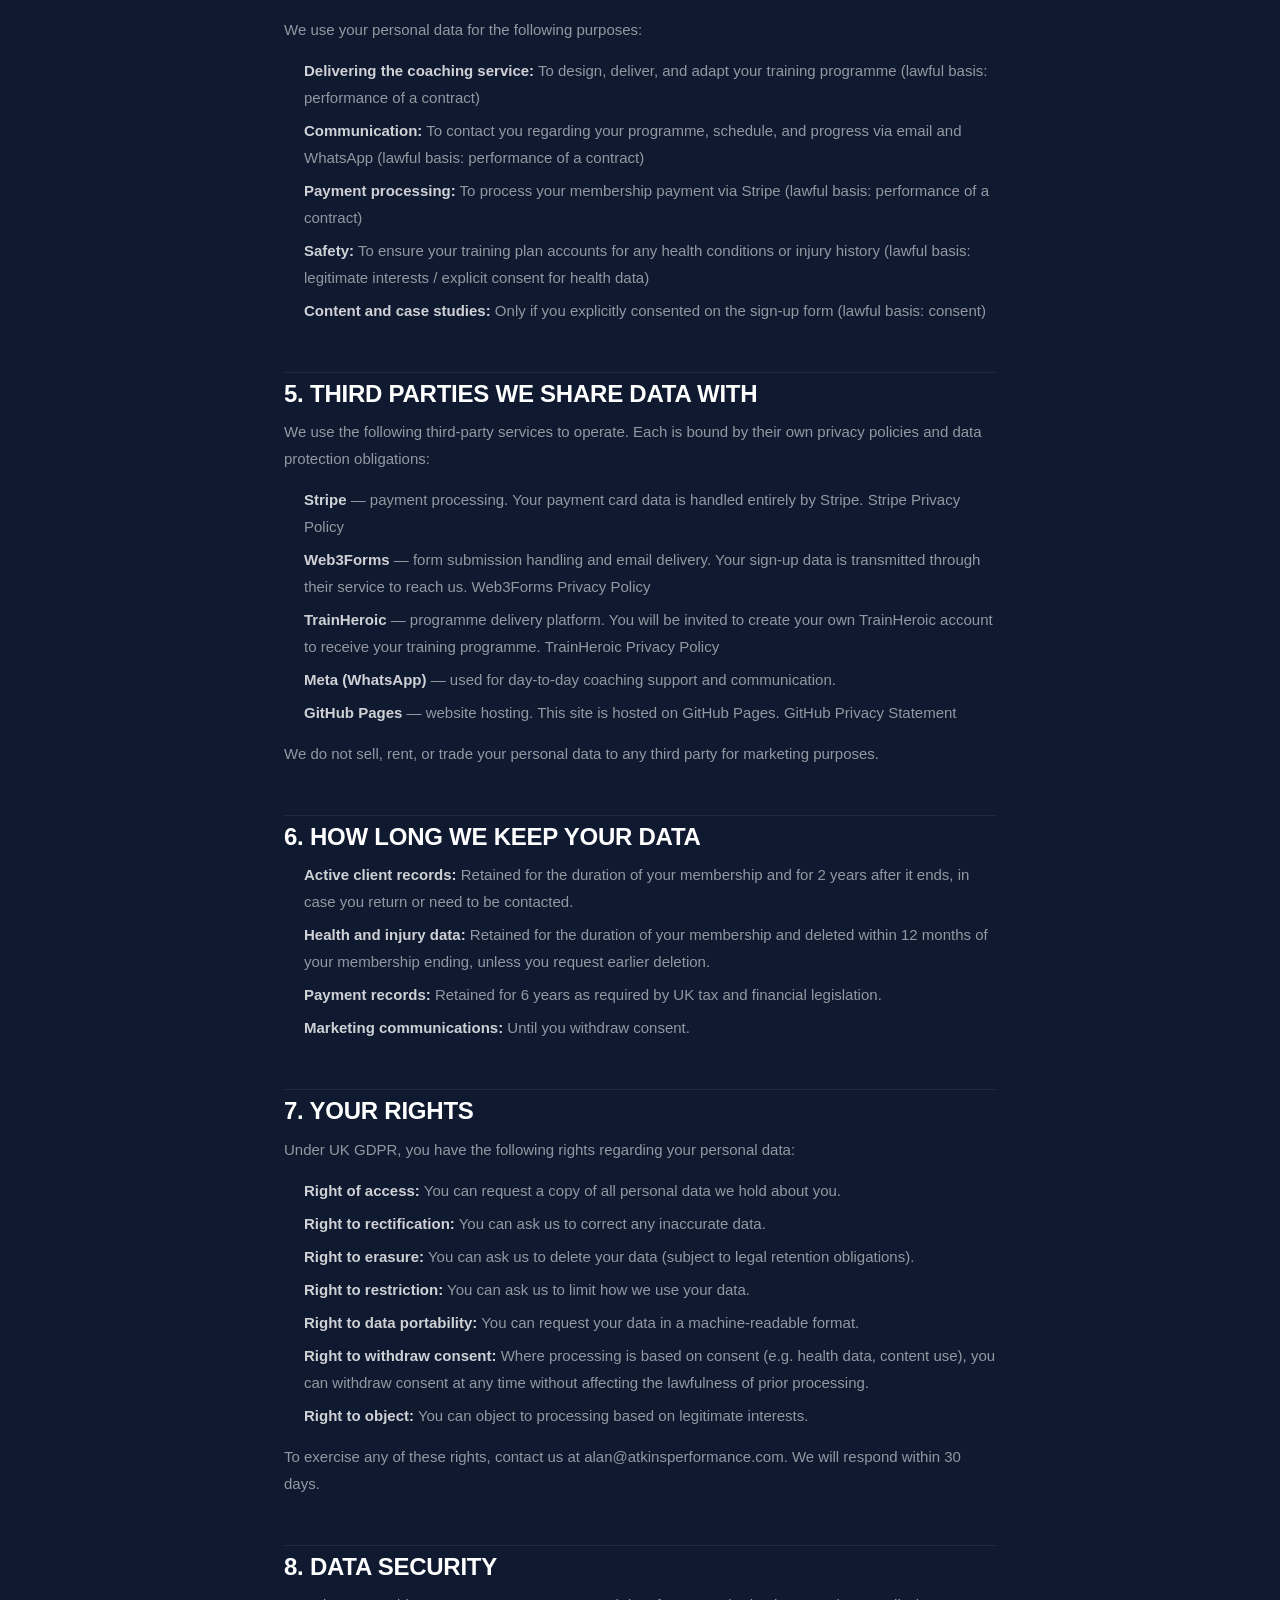
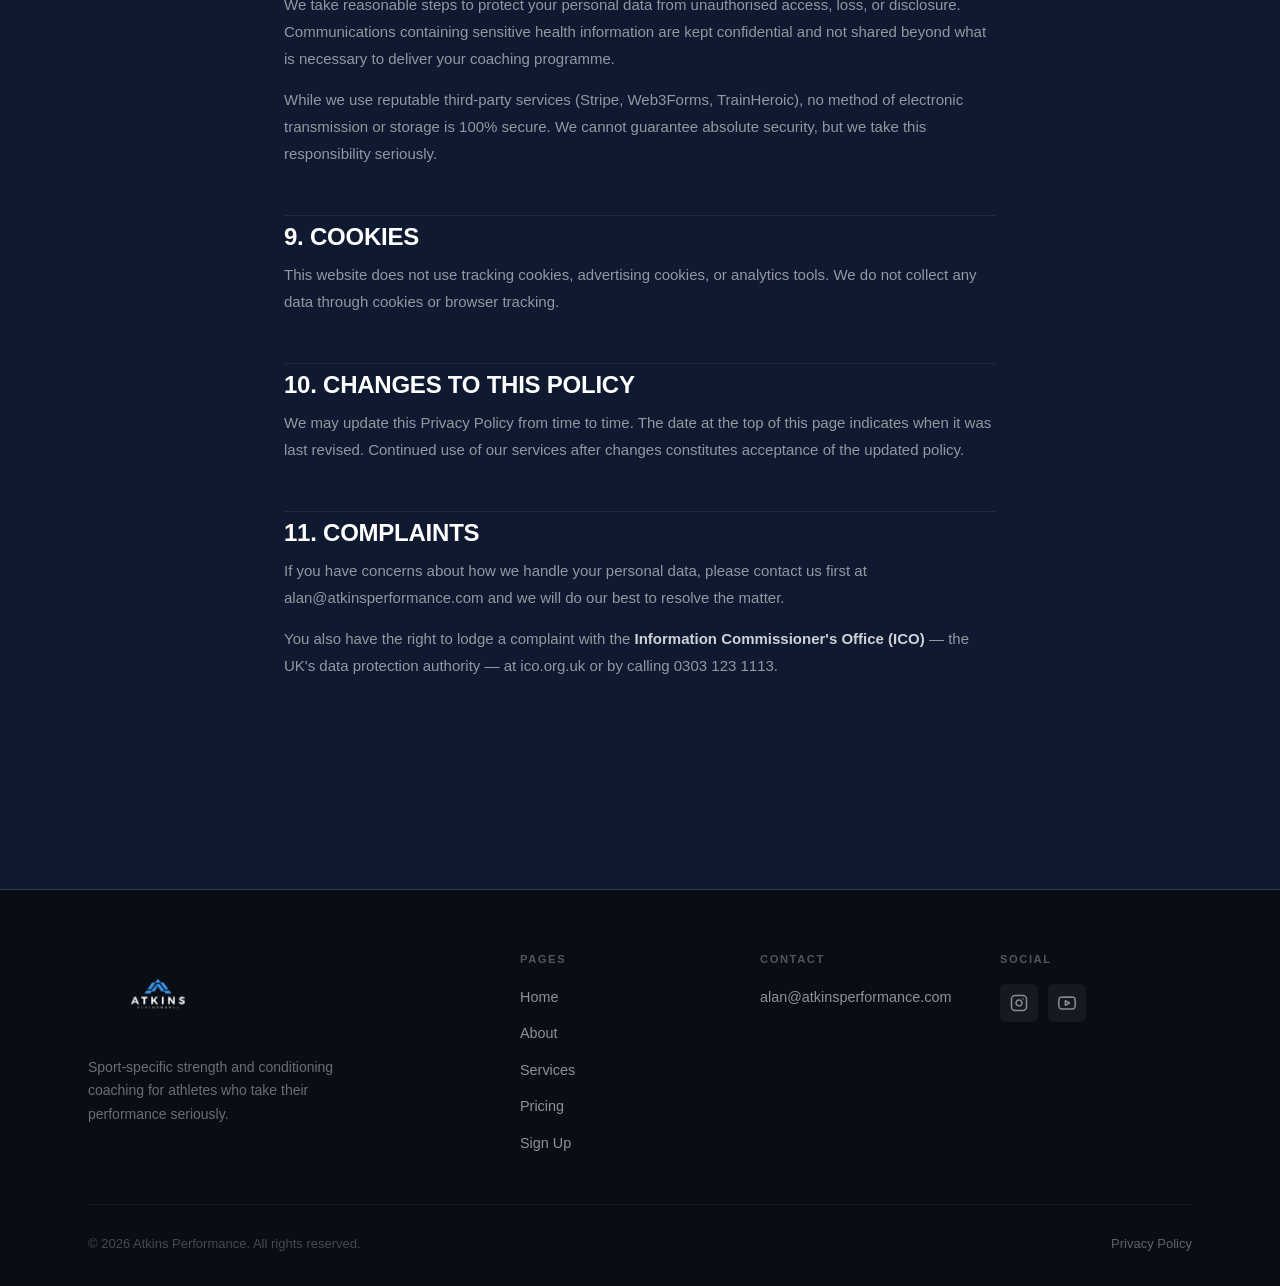
<file: privacy.html>
<!DOCTYPE html>
<html lang="en">
<head>
  <meta charset="UTF-8" />
  <meta name="viewport" content="width=device-width, initial-scale=1.0" />
  <title>Privacy Policy | Atkins Performance</title>
  <meta name="description" content="Privacy Policy for Atkins Performance — how we collect, use and protect your personal data." />
  <!-- Security headers -->
  <meta http-equiv="Content-Security-Policy" content="default-src 'self'; script-src 'self' https://www.googletagmanager.com; style-src 'self' 'unsafe-inline' https://fonts.googleapis.com; font-src https://fonts.gstatic.com; img-src 'self' data: https://www.google-analytics.com; connect-src https://api.web3forms.com https://www.google-analytics.com https://region1.google-analytics.com; frame-ancestors 'none';" />
  <meta http-equiv="X-Content-Type-Options" content="nosniff" />
  <meta name="referrer" content="strict-origin-when-cross-origin" />
  <!-- Open Graph / social sharing -->
  <meta property="og:type" content="website" />
  <meta property="og:site_name" content="Atkins Performance" />
  <meta property="og:title" content="Privacy Policy | Atkins Performance" />
  <meta property="og:description" content="How Atkins Performance collects, uses and protects your personal data." />
  <meta property="og:url" content="https://atkinsperformance.com/privacy.html" />
  <meta property="og:image" content="https://atkinsperformance.com/assets/logo.png" />
  <meta name="twitter:card" content="summary" />
  <meta name="twitter:title" content="Privacy Policy | Atkins Performance" />
  <meta name="twitter:description" content="How Atkins Performance collects, uses and protects your personal data." />
  <meta name="twitter:image" content="https://atkinsperformance.com/assets/logo.png" />
  <link rel="icon" type="image/png" href="assets/logo.png" />
  <link rel="preconnect" href="https://fonts.googleapis.com" />
  <link rel="preconnect" href="https://fonts.gstatic.com" crossorigin />
  <link href="https://fonts.googleapis.com/css2?family=Barlow+Condensed:ital,wght@0,600;0,700;0,800;0,900;1,700&family=Inter:wght@400;500;600;700;800&display=swap" rel="stylesheet" />
  <link rel="stylesheet" href="css/styles.css" />
  <!-- Google Analytics -->
  <script async src="https://www.googletagmanager.com/gtag/js?id=G-M58FRPJT0F"></script>
  <script>
    window.dataLayer = window.dataLayer || [];
    function gtag(){dataLayer.push(arguments);}
    gtag('js', new Date());
    gtag('config', 'G-M58FRPJT0F');
  </script>
  <style>
    .policy-body {
      max-width: 760px;
      margin: 0 auto;
      padding: 60px 24px 100px;
    }
    .policy-body h2 {
      color: #fff;
      font-family: var(--font-display);
      font-size: 1.5rem;
      font-weight: 700;
      margin: 48px 0 12px;
      padding-top: 8px;
      border-top: 1px solid rgba(255,255,255,.07);
    }
    .policy-body h2:first-of-type { border-top: none; margin-top: 8px; }
    .policy-body p {
      color: rgba(255,255,255,.55);
      font-size: .9375rem;
      line-height: 1.8;
      margin-bottom: 14px;
    }
    .policy-body ul {
      color: rgba(255,255,255,.55);
      font-size: .9375rem;
      line-height: 1.8;
      padding-left: 20px;
      margin-bottom: 14px;
    }
    .policy-body ul li { margin-bottom: 6px; }
    .policy-body a { color: var(--accent); }
    .policy-body strong { color: rgba(255,255,255,.8); }
    .policy-meta {
      display: inline-block;
      background: rgba(255,255,255,.05);
      border: 1px solid rgba(255,255,255,.08);
      border-radius: 6px;
      padding: 6px 14px;
      font-size: .8125rem;
      color: rgba(255,255,255,.35);
      margin-bottom: 36px;
    }
  </style>
</head>
<body>

<nav class="nav">
  <div class="container">
    <div class="nav__inner">
      <a class="nav__logo" href="index.html"><img src="assets/logo.png" alt="Atkins Performance" /></a>
      <ul class="nav__links">
        <li><a href="index.html">Home</a></li>
        <li><a href="about.html">About</a></li>
        <li><a href="services.html">Services</a></li>
        <li><a href="pricing.html">Pricing</a></li>
      </ul>
      <a class="btn btn--primary btn--sm nav__cta" href="signup.html">Get Started</a>
      <button class="nav__hamburger" aria-label="Open menu"><span></span><span></span><span></span></button>
    </div>
  </div>
</nav>
<nav class="nav__mobile">
  <a href="index.html">Home</a>
  <a href="about.html">About</a>
  <a href="services.html">Services</a>
  <a href="pricing.html">Pricing</a>
  <a class="btn btn--primary" href="signup.html">Get Started</a>
</nav>

<div class="page-hero page-hero--center">
  <div class="container">
    <span class="eyebrow eyebrow--light">Legal</span>
    <h1 class="display-lg">Privacy Policy</h1>
    <p>How Atkins Performance collects, uses, and protects your personal data.</p>
  </div>
</div>

<section class="section section--dark">
  <div class="container">
    <div class="policy-body">

      <span class="policy-meta">Last updated: April 2026</span>

      <h2>1. Who We Are</h2>
      <p>Atkins Performance is a sport-specific strength and conditioning coaching service operated by Alan Atkins, based in the United Kingdom. For the purposes of UK data protection law, Alan Atkins is the <strong>Data Controller</strong> for any personal data collected through this website.</p>
      <p><strong>Contact:</strong> <a href="mailto:alan@atkinsperformance.com">alan@atkinsperformance.com</a></p>

      <h2>2. What Data We Collect</h2>
      <p>When you sign up or contact us, we may collect the following personal information:</p>
      <ul>
        <li><strong>Identity data:</strong> Full name, date of birth</li>
        <li><strong>Contact data:</strong> Email address, phone number</li>
        <li><strong>Physical data:</strong> Bodyweight, height</li>
        <li><strong>Training data:</strong> Sport, competition level, training history, session frequency, strength benchmarks</li>
        <li><strong>Health data:</strong> Current and previous injuries, medical conditions, whether you are working with a physiotherapist</li>
        <li><strong>Payment data:</strong> Membership type selected. Payment card details are processed directly by Stripe and are never seen or stored by Atkins Performance.</li>
        <li><strong>Communications data:</strong> Messages sent via email or WhatsApp</li>
        <li><strong>Consent preferences:</strong> Your response to content and case study consent</li>
      </ul>

      <h2>3. Special Category Data</h2>
      <p>Health information (injuries, medical conditions) is classified as <strong>special category data</strong> under UK GDPR. We collect this data solely for the purpose of providing you with a safe, appropriate, and effective coaching programme. By submitting the sign-up form, you give your explicit consent for us to process this data for this purpose.</p>
      <p>This data is treated with the highest level of confidentiality and is never shared with third parties without your written consent, except where required by law.</p>

      <h2>4. How We Use Your Data</h2>
      <p>We use your personal data for the following purposes:</p>
      <ul>
        <li><strong>Delivering the coaching service:</strong> To design, deliver, and adapt your training programme (lawful basis: performance of a contract)</li>
        <li><strong>Communication:</strong> To contact you regarding your programme, schedule, and progress via email and WhatsApp (lawful basis: performance of a contract)</li>
        <li><strong>Payment processing:</strong> To process your membership payment via Stripe (lawful basis: performance of a contract)</li>
        <li><strong>Safety:</strong> To ensure your training plan accounts for any health conditions or injury history (lawful basis: legitimate interests / explicit consent for health data)</li>
        <li><strong>Content and case studies:</strong> Only if you explicitly consented on the sign-up form (lawful basis: consent)</li>
      </ul>

      <h2>5. Third Parties We Share Data With</h2>
      <p>We use the following third-party services to operate. Each is bound by their own privacy policies and data protection obligations:</p>
      <ul>
        <li><strong>Stripe</strong> — payment processing. Your payment card data is handled entirely by Stripe. <a href="https://stripe.com/gb/privacy" target="_blank" rel="noopener">Stripe Privacy Policy</a></li>
        <li><strong>Web3Forms</strong> — form submission handling and email delivery. Your sign-up data is transmitted through their service to reach us. <a href="https://web3forms.com/privacy" target="_blank" rel="noopener">Web3Forms Privacy Policy</a></li>
        <li><strong>TrainHeroic</strong> — programme delivery platform. You will be invited to create your own TrainHeroic account to receive your training programme. <a href="https://trainheroic.com/privacy-policy/" target="_blank" rel="noopener">TrainHeroic Privacy Policy</a></li>
        <li><strong>Meta (WhatsApp)</strong> — used for day-to-day coaching support and communication.</li>
        <li><strong>GitHub Pages</strong> — website hosting. This site is hosted on GitHub Pages. <a href="https://docs.github.com/en/site-policy/privacy-policies/github-general-privacy-statement" target="_blank" rel="noopener">GitHub Privacy Statement</a></li>
      </ul>
      <p>We do not sell, rent, or trade your personal data to any third party for marketing purposes.</p>

      <h2>6. How Long We Keep Your Data</h2>
      <ul>
        <li><strong>Active client records:</strong> Retained for the duration of your membership and for 2 years after it ends, in case you return or need to be contacted.</li>
        <li><strong>Health and injury data:</strong> Retained for the duration of your membership and deleted within 12 months of your membership ending, unless you request earlier deletion.</li>
        <li><strong>Payment records:</strong> Retained for 6 years as required by UK tax and financial legislation.</li>
        <li><strong>Marketing communications:</strong> Until you withdraw consent.</li>
      </ul>

      <h2>7. Your Rights</h2>
      <p>Under UK GDPR, you have the following rights regarding your personal data:</p>
      <ul>
        <li><strong>Right of access:</strong> You can request a copy of all personal data we hold about you.</li>
        <li><strong>Right to rectification:</strong> You can ask us to correct any inaccurate data.</li>
        <li><strong>Right to erasure:</strong> You can ask us to delete your data (subject to legal retention obligations).</li>
        <li><strong>Right to restriction:</strong> You can ask us to limit how we use your data.</li>
        <li><strong>Right to data portability:</strong> You can request your data in a machine-readable format.</li>
        <li><strong>Right to withdraw consent:</strong> Where processing is based on consent (e.g. health data, content use), you can withdraw consent at any time without affecting the lawfulness of prior processing.</li>
        <li><strong>Right to object:</strong> You can object to processing based on legitimate interests.</li>
      </ul>
      <p>To exercise any of these rights, contact us at <a href="mailto:alan@atkinsperformance.com">alan@atkinsperformance.com</a>. We will respond within 30 days.</p>

      <h2>8. Data Security</h2>
      <p>We take reasonable steps to protect your personal data from unauthorised access, loss, or disclosure. Communications containing sensitive health information are kept confidential and not shared beyond what is necessary to deliver your coaching programme.</p>
      <p>While we use reputable third-party services (Stripe, Web3Forms, TrainHeroic), no method of electronic transmission or storage is 100% secure. We cannot guarantee absolute security, but we take this responsibility seriously.</p>

      <h2>9. Cookies</h2>
      <p>This website does not use tracking cookies, advertising cookies, or analytics tools. We do not collect any data through cookies or browser tracking.</p>

      <h2>10. Changes to This Policy</h2>
      <p>We may update this Privacy Policy from time to time. The date at the top of this page indicates when it was last revised. Continued use of our services after changes constitutes acceptance of the updated policy.</p>

      <h2>11. Complaints</h2>
      <p>If you have concerns about how we handle your personal data, please contact us first at <a href="mailto:alan@atkinsperformance.com">alan@atkinsperformance.com</a> and we will do our best to resolve the matter.</p>
      <p>You also have the right to lodge a complaint with the <strong>Information Commissioner's Office (ICO)</strong> — the UK's data protection authority — at <a href="https://ico.org.uk" target="_blank" rel="noopener">ico.org.uk</a> or by calling 0303 123 1113.</p>

    </div>
  </div>
</section>

<footer class="footer">
  <div class="container">
    <div class="footer__grid">
      <div class="footer__brand">
        <img src="assets/logo.png" alt="Atkins Performance" />
        <p>Sport-specific strength and conditioning coaching for athletes who take their performance seriously.</p>
      </div>
      <div class="footer__col"><h5>Pages</h5><ul><li><a href="index.html">Home</a></li><li><a href="about.html">About</a></li><li><a href="services.html">Services</a></li><li><a href="pricing.html">Pricing</a></li><li><a href="signup.html">Sign Up</a></li></ul></div>
      <div class="footer__col"><h5>Contact</h5><ul><li><a href="mailto:alan@atkinsperformance.com">alan@atkinsperformance.com</a></li></ul></div>
      <div class="footer__col"><h5>Social</h5><div class="footer__social"><a href="https://instagram.com/Atkins.Performance" target="_blank" rel="noopener" aria-label="Instagram"><svg xmlns="http://www.w3.org/2000/svg" width="18" height="18" viewBox="0 0 24 24" fill="none" stroke="currentColor" stroke-width="2" stroke-linecap="round" stroke-linejoin="round"><rect x="2" y="2" width="20" height="20" rx="5"/><path d="M16 11.37A4 4 0 1 1 12.63 8 4 4 0 0 1 16 11.37z"/><line x1="17.5" y1="6.5" x2="17.51" y2="6.5"/></svg></a><a href="https://www.youtube.com/@Atkins.Performance" target="_blank" rel="noopener" aria-label="YouTube"><svg xmlns="http://www.w3.org/2000/svg" width="18" height="18" viewBox="0 0 24 24" fill="none" stroke="currentColor" stroke-width="2" stroke-linecap="round" stroke-linejoin="round"><path d="M22.54 6.42a2.78 2.78 0 0 0-1.95-1.97C18.88 4 12 4 12 4s-6.88 0-8.59.45A2.78 2.78 0 0 0 1.46 6.42 29 29 0 0 0 1 12a29 29 0 0 0 .46 5.58A2.78 2.78 0 0 0 3.41 19.6C5.12 20 12 20 12 20s6.88 0 8.59-.44a2.78 2.78 0 0 0 1.95-1.97A29 29 0 0 0 23 12a29 29 0 0 0-.46-5.58z"/><polygon points="9.75 15.02 15.5 12 9.75 8.98 9.75 15.02"/></svg></a></div></div>
    </div>
    <div class="footer__bottom"><span>© 2026 Atkins Performance. All rights reserved.</span><a href="privacy.html">Privacy Policy</a></div>
  </div>
</footer>
<script src="js/main.js"></script>
</body>
</html>
</file>
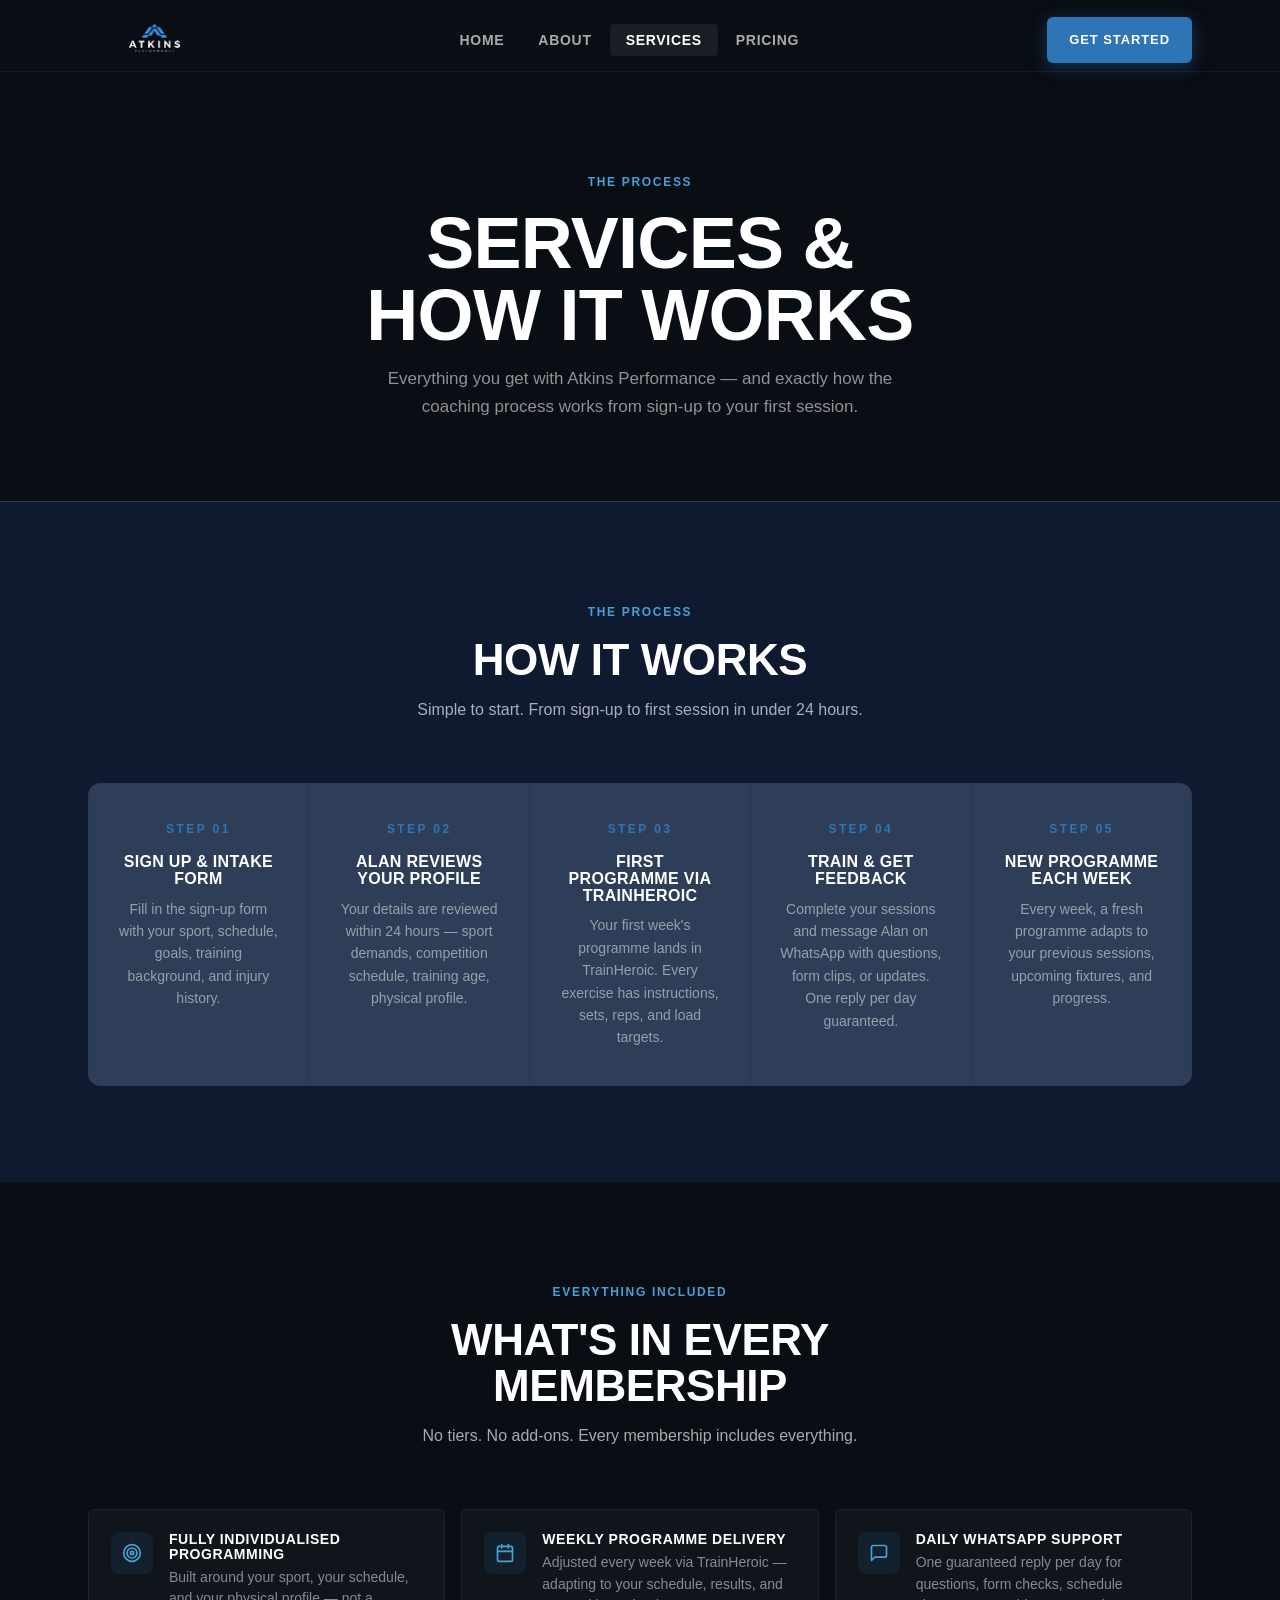
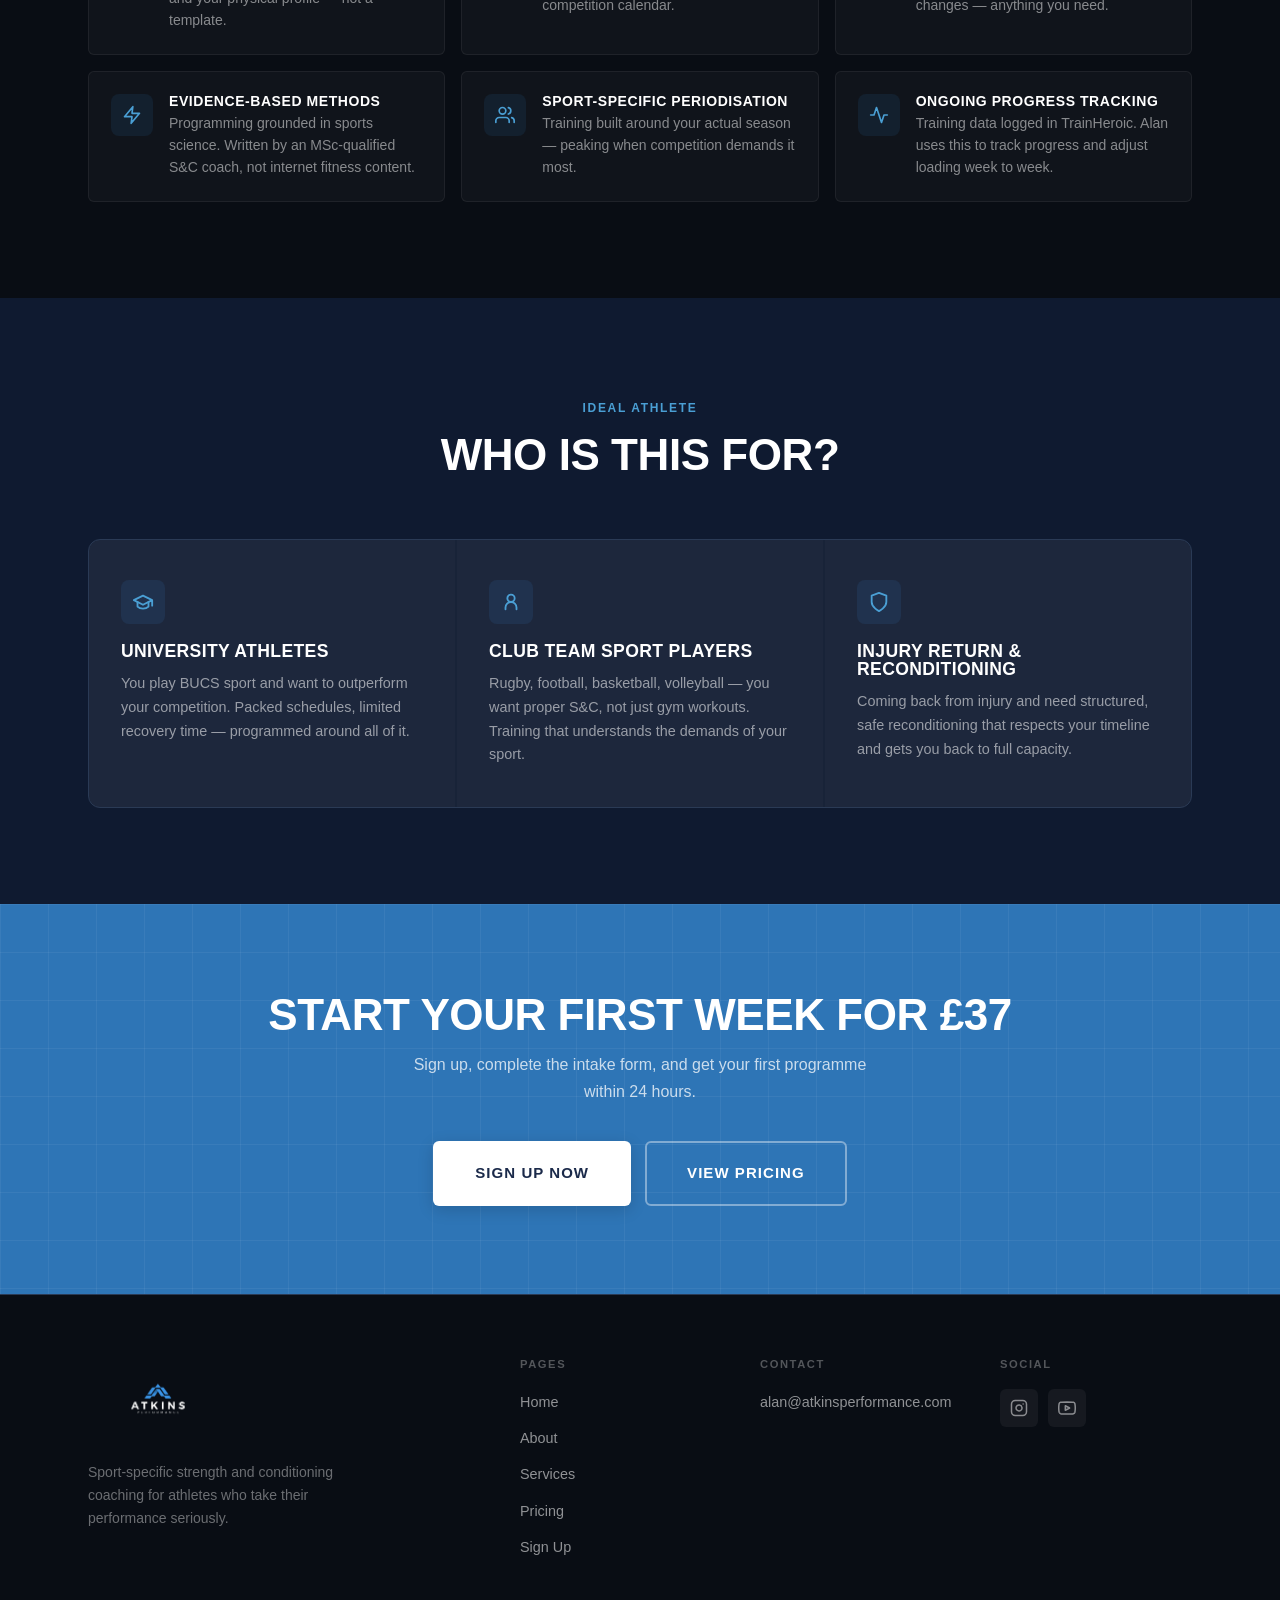
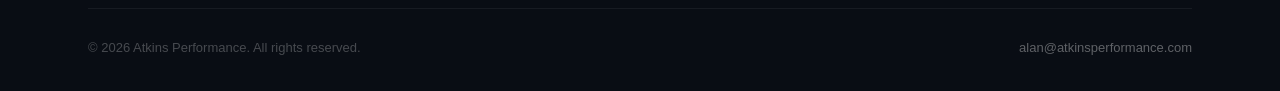
<file: services.html>
<!DOCTYPE html>
<html lang="en">
<head>
  <meta charset="UTF-8" />
  <meta name="viewport" content="width=device-width, initial-scale=1.0" />
  <title>Services &amp; How It Works | Atkins Performance</title>
  <meta name="description" content="Fully individualised, sport-specific S&C programming delivered weekly via TrainHeroic with daily WhatsApp support." />
  <!-- Security headers -->
  <meta http-equiv="Content-Security-Policy" content="default-src 'self'; script-src 'self' https://www.googletagmanager.com; style-src 'self' 'unsafe-inline' https://fonts.googleapis.com; font-src https://fonts.gstatic.com; img-src 'self' data: https://www.google-analytics.com; connect-src https://api.web3forms.com https://www.google-analytics.com https://region1.google-analytics.com; frame-ancestors 'none';" />
  <meta http-equiv="X-Content-Type-Options" content="nosniff" />
  <meta name="referrer" content="strict-origin-when-cross-origin" />
  <!-- Open Graph / social sharing -->
  <meta property="og:type" content="website" />
  <meta property="og:site_name" content="Atkins Performance" />
  <meta property="og:title" content="Services | Atkins Performance" />
  <meta property="og:description" content="Fully individualised, sport-specific S&C programming delivered weekly via TrainHeroic with daily WhatsApp support." />
  <meta property="og:url" content="https://atkinsperformance.com/services.html" />
  <meta property="og:image" content="https://atkinsperformance.com/assets/logo.png" />
  <meta name="twitter:card" content="summary" />
  <meta name="twitter:title" content="Services | Atkins Performance" />
  <meta name="twitter:description" content="Fully individualised, sport-specific S&C programming delivered weekly via TrainHeroic with daily WhatsApp support." />
  <meta name="twitter:image" content="https://atkinsperformance.com/assets/logo.png" />
  <link rel="icon" type="image/png" href="assets/logo.png" />
  <link rel="preconnect" href="https://fonts.googleapis.com" />
  <link rel="preconnect" href="https://fonts.gstatic.com" crossorigin />
  <link href="https://fonts.googleapis.com/css2?family=Barlow+Condensed:ital,wght@0,600;0,700;0,800;0,900;1,700&family=Inter:wght@400;500;600;700;800&display=swap" rel="stylesheet" />
  <link rel="stylesheet" href="css/styles.css" />
  <!-- Google Analytics -->
  <script async src="https://www.googletagmanager.com/gtag/js?id=G-M58FRPJT0F"></script>
  <script>
    window.dataLayer = window.dataLayer || [];
    function gtag(){dataLayer.push(arguments);}
    gtag('js', new Date());
    gtag('config', 'G-M58FRPJT0F');
  </script>
</head>
<body>

<nav class="nav">
  <div class="container">
    <div class="nav__inner">
      <a class="nav__logo" href="index.html"><img src="assets/logo.png" alt="Atkins Performance" /></a>
      <ul class="nav__links">
        <li><a href="index.html">Home</a></li>
        <li><a href="about.html">About</a></li>
        <li><a href="services.html">Services</a></li>
        <li><a href="pricing.html">Pricing</a></li>
      </ul>
      <a class="btn btn--primary btn--sm nav__cta" href="signup.html">Get Started</a>
      <button class="nav__hamburger" aria-label="Open menu"><span></span><span></span><span></span></button>
    </div>
  </div>
</nav>
<nav class="nav__mobile">
  <a href="index.html">Home</a>
  <a href="about.html">About</a>
  <a href="services.html">Services</a>
  <a href="pricing.html">Pricing</a>
  <a class="btn btn--primary" href="signup.html">Get Started</a>
</nav>

<!-- ── Page Hero ────────────────────────────────────────── -->
<div class="page-hero page-hero--center">
  <div class="container">
    <span class="eyebrow eyebrow--light">The Process</span>
    <h1 class="display-lg">Services &amp;<br />How It Works</h1>
    <p>Everything you get with Atkins Performance — and exactly how the coaching process works from sign-up to your first session.</p>
  </div>
</div>

<!-- ── How It Works ─────────────────────────────────────── -->
<section class="section section--dark">
  <div class="container">
    <div class="section__header">
      <span class="eyebrow eyebrow--light">The Process</span>
      <h2 class="display-md">How It Works</h2>
      <p>Simple to start. From sign-up to first session in under 24 hours.</p>
    </div>
    <div class="steps">
      <div class="step fade-up">
        <div class="step__num">Step 01</div>
        <h3>Sign Up &amp; Intake Form</h3>
        <p>Fill in the sign-up form with your sport, schedule, goals, training background, and injury history.</p>
      </div>
      <div class="step fade-up">
        <div class="step__num">Step 02</div>
        <h3>Alan Reviews Your Profile</h3>
        <p>Your details are reviewed within 24 hours — sport demands, competition schedule, training age, physical profile.</p>
      </div>
      <div class="step fade-up">
        <div class="step__num">Step 03</div>
        <h3>First Programme via TrainHeroic</h3>
        <p>Your first week's programme lands in TrainHeroic. Every exercise has instructions, sets, reps, and load targets.</p>
      </div>
      <div class="step fade-up">
        <div class="step__num">Step 04</div>
        <h3>Train &amp; Get Feedback</h3>
        <p>Complete your sessions and message Alan on WhatsApp with questions, form clips, or updates. One reply per day guaranteed.</p>
      </div>
      <div class="step fade-up">
        <div class="step__num">Step 05</div>
        <h3>New Programme Each Week</h3>
        <p>Every week, a fresh programme adapts to your previous sessions, upcoming fixtures, and progress.</p>
      </div>
    </div>
  </div>
</section>

<!-- ── What's Included ───────────────────────────────────── -->
<section class="section section--black">
  <div class="container">
    <div class="section__header">
      <span class="eyebrow eyebrow--light">Everything Included</span>
      <h2 class="display-md">What's in Every<br />Membership</h2>
      <p>No tiers. No add-ons. Every membership includes everything.</p>
    </div>
    <div class="includes-grid">
      <div class="include-item fade-up">
        <div class="include-item__icon"><svg xmlns="http://www.w3.org/2000/svg" viewBox="0 0 24 24" fill="none" stroke="currentColor" stroke-width="2" stroke-linecap="round" stroke-linejoin="round"><circle cx="12" cy="12" r="10"/><circle cx="12" cy="12" r="6"/><circle cx="12" cy="12" r="2"/></svg></div>
        <div>
          <h4>Fully Individualised Programming</h4>
          <p>Built around your sport, your schedule, and your physical profile — not a template.</p>
        </div>
      </div>
      <div class="include-item fade-up">
        <div class="include-item__icon"><svg xmlns="http://www.w3.org/2000/svg" viewBox="0 0 24 24" fill="none" stroke="currentColor" stroke-width="2" stroke-linecap="round" stroke-linejoin="round"><rect x="3" y="4" width="18" height="18" rx="2"/><line x1="16" y1="2" x2="16" y2="6"/><line x1="8" y1="2" x2="8" y2="6"/><line x1="3" y1="10" x2="21" y2="10"/></svg></div>
        <div>
          <h4>Weekly Programme Delivery</h4>
          <p>Adjusted every week via TrainHeroic — adapting to your schedule, results, and competition calendar.</p>
        </div>
      </div>
      <div class="include-item fade-up">
        <div class="include-item__icon"><svg xmlns="http://www.w3.org/2000/svg" viewBox="0 0 24 24" fill="none" stroke="currentColor" stroke-width="2" stroke-linecap="round" stroke-linejoin="round"><path d="M21 15a2 2 0 0 1-2 2H7l-4 4V5a2 2 0 0 1 2-2h14a2 2 0 0 1 2 2z"/></svg></div>
        <div>
          <h4>Daily WhatsApp Support</h4>
          <p>One guaranteed reply per day for questions, form checks, schedule changes — anything you need.</p>
        </div>
      </div>
      <div class="include-item fade-up">
        <div class="include-item__icon"><svg xmlns="http://www.w3.org/2000/svg" viewBox="0 0 24 24" fill="none" stroke="currentColor" stroke-width="2" stroke-linecap="round" stroke-linejoin="round"><path d="M13 2L3 14h9l-1 8 10-12h-9l1-8z"/></svg></div>
        <div>
          <h4>Evidence-Based Methods</h4>
          <p>Programming grounded in sports science. Written by an MSc-qualified S&amp;C coach, not internet fitness content.</p>
        </div>
      </div>
      <div class="include-item fade-up">
        <div class="include-item__icon"><svg xmlns="http://www.w3.org/2000/svg" viewBox="0 0 24 24" fill="none" stroke="currentColor" stroke-width="2" stroke-linecap="round" stroke-linejoin="round"><path d="M17 21v-2a4 4 0 0 0-4-4H5a4 4 0 0 0-4 4v2"/><circle cx="9" cy="7" r="4"/><path d="M23 21v-2a4 4 0 0 0-3-3.87"/><path d="M16 3.13a4 4 0 0 1 0 7.75"/></svg></div>
        <div>
          <h4>Sport-Specific Periodisation</h4>
          <p>Training built around your actual season — peaking when competition demands it most.</p>
        </div>
      </div>
      <div class="include-item fade-up">
        <div class="include-item__icon"><svg xmlns="http://www.w3.org/2000/svg" viewBox="0 0 24 24" fill="none" stroke="currentColor" stroke-width="2" stroke-linecap="round" stroke-linejoin="round"><polyline points="22 12 18 12 15 21 9 3 6 12 2 12"/></svg></div>
        <div>
          <h4>Ongoing Progress Tracking</h4>
          <p>Training data logged in TrainHeroic. Alan uses this to track progress and adjust loading week to week.</p>
        </div>
      </div>
    </div>
  </div>
</section>

<!-- ── Who Is This For ───────────────────────────────────── -->
<section class="section section--dark">
  <div class="container">
    <div class="section__header">
      <span class="eyebrow eyebrow--light">Ideal Athlete</span>
      <h2 class="display-md">Who Is This For?</h2>
    </div>
    <div class="feature-cards">
      <div class="feature-card fade-up">
        <div class="feature-card__icon"><svg xmlns="http://www.w3.org/2000/svg" viewBox="0 0 24 24" fill="none" stroke="currentColor" stroke-width="2" stroke-linecap="round" stroke-linejoin="round"><path d="M22 10v6M2 10l10-5 10 5-10 5z"/><path d="M6 12v5c3 3 9 3 12 0v-5"/></svg></div>
        <h3>University Athletes</h3>
        <p>You play BUCS sport and want to outperform your competition. Packed schedules, limited recovery time — programmed around all of it.</p>
      </div>
      <div class="feature-card fade-up">
        <div class="feature-card__icon"><svg xmlns="http://www.w3.org/2000/svg" viewBox="0 0 24 24" fill="none" stroke="currentColor" stroke-width="2" stroke-linecap="round" stroke-linejoin="round"><circle cx="12" cy="8" r="4"/><path d="M6 20v-2a6 6 0 0 1 12 0v2"/></svg></div>
        <h3>Club Team Sport Players</h3>
        <p>Rugby, football, basketball, volleyball — you want proper S&amp;C, not just gym workouts. Training that understands the demands of your sport.</p>
      </div>
      <div class="feature-card fade-up">
        <div class="feature-card__icon"><svg xmlns="http://www.w3.org/2000/svg" viewBox="0 0 24 24" fill="none" stroke="currentColor" stroke-width="2" stroke-linecap="round" stroke-linejoin="round"><path d="M12 22s8-4 8-10V5l-8-3-8 3v7c0 6 8 10 8 10z"/></svg></div>
        <h3>Injury Return &amp; Reconditioning</h3>
        <p>Coming back from injury and need structured, safe reconditioning that respects your timeline and gets you back to full capacity.</p>
      </div>
    </div>
  </div>
</section>

<!-- ── CTA ───────────────────────────────────────────────── -->
<div class="cta-banner">
  <div class="container">
    <div class="cta-banner__inner">
      <h2 class="display-md">Start Your First Week for £37</h2>
      <p>Sign up, complete the intake form, and get your first programme within 24 hours.</p>
      <div style="display:flex;gap:14px;justify-content:center;flex-wrap:wrap;">
        <a class="btn btn--white btn--large" href="signup.html">Sign Up Now</a>
        <a class="btn btn--outline btn--large" href="pricing.html">View Pricing</a>
      </div>
    </div>
  </div>
</div>

<footer class="footer">
  <div class="container">
    <div class="footer__grid">
      <div class="footer__brand"><img src="assets/logo.png" alt="Atkins Performance" /><p>Sport-specific strength and conditioning coaching for athletes who take their performance seriously.</p></div>
      <div class="footer__col"><h5>Pages</h5><ul><li><a href="index.html">Home</a></li><li><a href="about.html">About</a></li><li><a href="services.html">Services</a></li><li><a href="pricing.html">Pricing</a></li><li><a href="signup.html">Sign Up</a></li></ul></div>
      <div class="footer__col"><h5>Contact</h5><ul><li><a href="mailto:alan@atkinsperformance.com">alan@atkinsperformance.com</a></li></ul></div>
      <div class="footer__col"><h5>Social</h5><div class="footer__social"><a href="https://instagram.com/Atkins.Performance" target="_blank" rel="noopener" aria-label="Instagram"><svg xmlns="http://www.w3.org/2000/svg" width="18" height="18" viewBox="0 0 24 24" fill="none" stroke="currentColor" stroke-width="2" stroke-linecap="round" stroke-linejoin="round"><rect x="2" y="2" width="20" height="20" rx="5"/><path d="M16 11.37A4 4 0 1 1 12.63 8 4 4 0 0 1 16 11.37z"/><line x1="17.5" y1="6.5" x2="17.51" y2="6.5"/></svg></a><a href="https://www.youtube.com/@Atkins.Performance" target="_blank" rel="noopener" aria-label="YouTube"><svg xmlns="http://www.w3.org/2000/svg" width="18" height="18" viewBox="0 0 24 24" fill="none" stroke="currentColor" stroke-width="2" stroke-linecap="round" stroke-linejoin="round"><path d="M22.54 6.42a2.78 2.78 0 0 0-1.95-1.97C18.88 4 12 4 12 4s-6.88 0-8.59.45A2.78 2.78 0 0 0 1.46 6.42 29 29 0 0 0 1 12a29 29 0 0 0 .46 5.58A2.78 2.78 0 0 0 3.41 19.6C5.12 20 12 20 12 20s6.88 0 8.59-.44a2.78 2.78 0 0 0 1.95-1.97A29 29 0 0 0 23 12a29 29 0 0 0-.46-5.58z"/><polygon points="9.75 15.02 15.5 12 9.75 8.98 9.75 15.02"/></svg></a></div></div>
    </div>
    <div class="footer__bottom"><span>© 2026 Atkins Performance. All rights reserved.</span><a href="mailto:alan@atkinsperformance.com">alan@atkinsperformance.com</a></div>
  </div>
</footer>
<script src="js/main.js"></script>
</body>
</html>
</file>
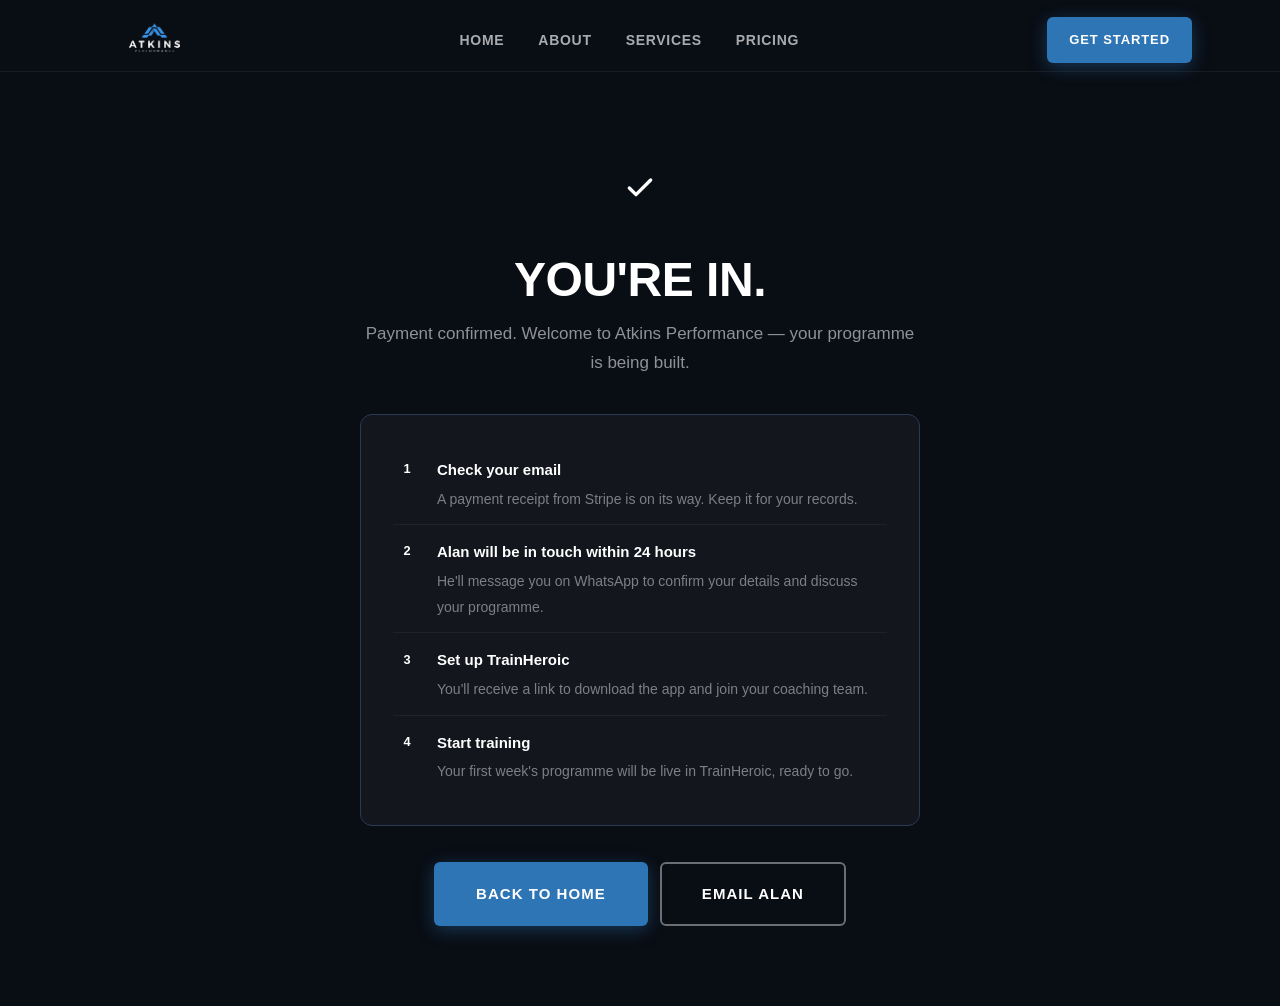
<file: success.html>
<!DOCTYPE html>
<html lang="en">
<head>
  <meta charset="UTF-8" />
  <meta name="viewport" content="width=device-width, initial-scale=1.0" />
  <title>You're In! | Atkins Performance</title>
  <meta name="description" content="Payment confirmed. Welcome to Atkins Performance." />
  <!-- Security headers -->
  <meta http-equiv="Content-Security-Policy" content="default-src 'self'; script-src 'self' https://www.googletagmanager.com; style-src 'self' 'unsafe-inline' https://fonts.googleapis.com; font-src https://fonts.gstatic.com; img-src 'self' data: https://www.google-analytics.com; connect-src https://api.web3forms.com https://www.google-analytics.com https://region1.google-analytics.com; frame-ancestors 'none';" />
  <meta http-equiv="X-Content-Type-Options" content="nosniff" />
  <meta name="referrer" content="strict-origin-when-cross-origin" />
  <link rel="icon" type="image/png" href="assets/logo.png" />
  <link rel="preconnect" href="https://fonts.googleapis.com" />
  <link rel="preconnect" href="https://fonts.gstatic.com" crossorigin />
  <link href="https://fonts.googleapis.com/css2?family=Barlow+Condensed:ital,wght@0,600;0,700;0,800;0,900;1,700&family=Inter:wght@400;500;600;700;800&display=swap" rel="stylesheet" />
  <link rel="stylesheet" href="css/styles.css" />
  <!-- Google Analytics -->
  <script async src="https://www.googletagmanager.com/gtag/js?id=G-M58FRPJT0F"></script>
  <script>
    window.dataLayer = window.dataLayer || [];
    function gtag(){dataLayer.push(arguments);}
    gtag('js', new Date());
    gtag('config', 'G-M58FRPJT0F');
  </script>
  <style>
    html, body {
      background: var(--black);
    }
    .success-page {
      min-height: 100vh;
      display: flex;
      align-items: center;
      justify-content: center;
      background: var(--black);
      padding: 80px 24px;
    }
    .success-card {
      max-width: 560px;
      width: 100%;
      text-align: center;
    }
    .success-icon {
      width: 72px;
      height: 72px;
      border-radius: 50%;
      background: var(--accent);
      display: flex;
      align-items: center;
      justify-content: center;
      margin: 0 auto 32px;
    }
    .success-icon svg {
      color: #fff;
    }
    .success-card h1 {
      color: #fff;
      font-size: clamp(2rem, 5vw, 3rem);
      margin-bottom: 16px;
    }
    .success-card p {
      color: rgba(255,255,255,.55);
      font-size: 1.0625rem;
      line-height: 1.7;
      margin-bottom: 12px;
    }
    .success-steps {
      margin: 36px 0;
      text-align: left;
      background: rgba(255,255,255,.04);
      border: 1px solid var(--border-dark);
      border-radius: var(--radius-lg);
      padding: 28px 32px;
    }
    .success-step {
      display: flex;
      gap: 16px;
      align-items: flex-start;
      padding: 12px 0;
      border-bottom: 1px solid rgba(255,255,255,.05);
    }
    .success-step:last-child { border-bottom: none; }
    .success-step__num {
      flex-shrink: 0;
      width: 28px;
      height: 28px;
      border-radius: 50%;
      background: var(--accent);
      color: #fff;
      font-size: .8rem;
      font-weight: 700;
      display: flex;
      align-items: center;
      justify-content: center;
    }
    .success-step__text {
      padding-top: 3px;
    }
    .success-step__text strong {
      display: block;
      color: #fff;
      font-size: .9375rem;
      margin-bottom: 3px;
    }
    .success-step__text span {
      color: rgba(255,255,255,.45);
      font-size: .875rem;
    }
    .success-actions {
      display: flex;
      gap: 12px;
      justify-content: center;
      flex-wrap: wrap;
    }
  </style>
</head>
<body>

<nav class="nav">
  <div class="container">
    <div class="nav__inner">
      <a class="nav__logo" href="index.html"><img src="assets/logo.png" alt="Atkins Performance" /></a>
      <ul class="nav__links">
        <li><a href="index.html">Home</a></li>
        <li><a href="about.html">About</a></li>
        <li><a href="services.html">Services</a></li>
        <li><a href="pricing.html">Pricing</a></li>
      </ul>
      <a class="btn btn--primary btn--sm nav__cta" href="signup.html">Get Started</a>
      <button class="nav__hamburger" aria-label="Open menu"><span></span><span></span><span></span></button>
    </div>
  </div>
</nav>
<nav class="nav__mobile">
  <a href="index.html">Home</a>
  <a href="about.html">About</a>
  <a href="services.html">Services</a>
  <a href="pricing.html">Pricing</a>
  <a class="btn btn--primary" href="signup.html">Get Started</a>
</nav>

<div class="success-page">
  <div class="success-card">

    <div class="success-icon">
      <svg xmlns="http://www.w3.org/2000/svg" width="32" height="32" viewBox="0 0 24 24" fill="none" stroke="currentColor" stroke-width="2.5" stroke-linecap="round" stroke-linejoin="round"><polyline points="20 6 9 17 4 12"/></svg>
    </div>

    <h1 class="display-lg">You're In.</h1>
    <p>Payment confirmed. Welcome to Atkins Performance — your programme is being built.</p>

    <div class="success-steps">
      <div class="success-step">
        <div class="success-step__num">1</div>
        <div class="success-step__text">
          <strong>Check your email</strong>
          <span>A payment receipt from Stripe is on its way. Keep it for your records.</span>
        </div>
      </div>
      <div class="success-step">
        <div class="success-step__num">2</div>
        <div class="success-step__text">
          <strong>Alan will be in touch within 24 hours</strong>
          <span>He'll message you on WhatsApp to confirm your details and discuss your programme.</span>
        </div>
      </div>
      <div class="success-step">
        <div class="success-step__num">3</div>
        <div class="success-step__text">
          <strong>Set up TrainHeroic</strong>
          <span>You'll receive a link to download the app and join your coaching team.</span>
        </div>
      </div>
      <div class="success-step">
        <div class="success-step__num">4</div>
        <div class="success-step__text">
          <strong>Start training</strong>
          <span>Your first week's programme will be live in TrainHeroic, ready to go.</span>
        </div>
      </div>
    </div>

    <div class="success-actions">
      <a class="btn btn--primary btn--large" href="index.html">Back to Home</a>
      <a class="btn btn--outline btn--large" href="mailto:alan@atkinsperformance.com">Email Alan</a>
    </div>

  </div>
</div>

<script src="js/main.js"></script>
</body>
</html>
</file>
<file: css/styles.css>
/* ============================================================
   ATKINS PERFORMANCE — Stylesheet v2
   ============================================================ */

/* ── Custom Properties ──────────────────────────────────── */
:root {
  --navy:       #1B2A4A;
  --navy-deep:  #0f1a30;
  --black:      #090d14;
  --blue:       #2E75B6;
  --blue-light: #4a9fd4;
  --blue-dark:  #1d5a93;
  --white:      #FFFFFF;
  --off-white:  #F5F5F5;
  --grey:       #F2F2F2;
  --grey-mid:   #e0e0e0;
  --charcoal:   #333333;
  --muted:      #888888;
  --border:     #D9D9D9;
  --border-dark:#2a3a55;

  --font-display: 'Barlow Condensed', sans-serif;
  --font-body:    'Inter', sans-serif;

  --nav-h:    72px;
  --radius:   6px;
  --radius-lg:12px;
  --max-w:    1160px;
  --ease:     cubic-bezier(.25,.46,.45,.94);
  --t:        .22s;
}

/* ── Reset ──────────────────────────────────────────────── */
*, *::before, *::after { box-sizing: border-box; margin: 0; padding: 0; }
html { scroll-behavior: smooth; font-size: 16px; }
body {
  font-family: var(--font-body);
  color: var(--charcoal);
  background: var(--white);
  line-height: 1.65;
  -webkit-font-smoothing: antialiased;
  overflow-x: hidden;
}
img { max-width: 100%; height: auto; display: block; }
a { color: var(--blue); text-decoration: none; transition: color var(--t); }
a:hover { color: var(--blue-dark); }
ul { list-style: none; }

/* ── Typography ─────────────────────────────────────────── */
h1,h2,h3,h4,h5 {
  font-family: var(--font-display);
  font-weight: 800;
  line-height: 1.05;
  letter-spacing: -.01em;
  color: var(--navy);
  text-transform: uppercase;
}
/* Display/hero headings */
.display-xl {
  font-family: var(--font-display);
  font-size: clamp(3.2rem, 9vw, 7rem);
  font-weight: 900;
  line-height: .95;
  letter-spacing: -.02em;
  text-transform: uppercase;
}
.display-lg {
  font-family: var(--font-display);
  font-size: clamp(2.4rem, 6vw, 4.5rem);
  font-weight: 800;
  line-height: 1;
  text-transform: uppercase;
}
.display-md {
  font-family: var(--font-display);
  font-size: clamp(1.8rem, 4vw, 2.75rem);
  font-weight: 800;
  line-height: 1.05;
  text-transform: uppercase;
}
h3 {
  font-size: 1.3rem;
  font-weight: 700;
  text-transform: uppercase;
  letter-spacing: .02em;
}
h4 { font-size: 1rem; font-weight: 700; text-transform: uppercase; letter-spacing: .04em; }

p { margin-bottom: 1rem; font-family: var(--font-body); }
p:last-child { margin-bottom: 0; }
.lead { font-size: 1.1rem; color: #555; line-height: 1.7; }
.eyebrow {
  display: inline-block;
  font-family: var(--font-body);
  font-size: .75rem;
  font-weight: 700;
  letter-spacing: .14em;
  text-transform: uppercase;
  color: var(--blue);
  margin-bottom: 14px;
}
.eyebrow--light { color: var(--blue-light); }

/* ── Layout ─────────────────────────────────────────────── */
.container {
  width: 100%;
  max-width: var(--max-w);
  margin: 0 auto;
  padding: 0 28px;
}
.section { padding: 96px 0; }
.section--sm { padding: 64px 0; }
.section--lg { padding: 120px 0; }
.section--grey  { background: var(--grey); }
.section--dark  { background: var(--navy-deep); }
.section--black { background: var(--black); }

.section__header { text-align: center; margin-bottom: 60px; }
.section__header .display-md { margin-bottom: 14px; }
.section__header p  { color: #666; max-width: 540px; margin: 0 auto; }

/* Dark section text */
.section--dark h1,.section--dark h2,.section--dark h3,.section--dark h4,
.section--dark .display-xl,.section--dark .display-lg,.section--dark .display-md,
.section--black h1,.section--black h2,.section--black h3,.section--black h4,
.section--black .display-xl,.section--black .display-lg,.section--black .display-md {
  color: #fff;
}
.section--dark p,.section--dark .lead,.section--dark .section__header p,
.section--black p,.section--black .lead,.section--black .section__header p {
  color: rgba(255,255,255,.65);
}

/* Angled top edge */
.section--angled-top { clip-path: polygon(0 40px, 100% 0, 100% 100%, 0 100%); margin-top: -40px; padding-top: 136px; }
.section--angled-both {
  clip-path: polygon(0 40px, 100% 0, 100% calc(100% - 40px), 0 100%);
  margin-top: -40px; padding-top: 136px; padding-bottom: 136px;
}

/* ── Navigation ─────────────────────────────────────────── */
.nav {
  position: sticky;
  top: 0;
  z-index: 1000;
  height: var(--nav-h);
  background: var(--black);
  border-bottom: 1px solid rgba(255,255,255,.06);
}
.nav__inner {
  display: flex;
  align-items: center;
  justify-content: space-between;
  height: 100%;
}
.nav__logo img { height: 80px; width: auto; filter: brightness(1.25); }
.nav__links {
  display: flex;
  align-items: center;
  gap: 2px;
}
.nav__links a {
  color: rgba(255,255,255,.65);
  font-family: var(--font-body);
  font-weight: 600;
  font-size: .875rem;
  letter-spacing: .05em;
  text-transform: uppercase;
  padding: 8px 16px;
  border-radius: 4px;
  transition: color var(--t), background var(--t);
}
.nav__links a:hover, .nav__links a.active {
  color: #fff;
  background: rgba(255,255,255,.07);
}
.nav__cta { margin-left: 12px; }

.nav__hamburger {
  display: none;
  flex-direction: column;
  gap: 5px;
  cursor: pointer;
  padding: 8px;
  background: none;
  border: none;
}
.nav__hamburger span { display: block; width: 24px; height: 2px; background: #fff; border-radius: 2px; transition: transform var(--t), opacity var(--t); }
.nav__hamburger.open span:nth-child(1) { transform: translateY(7px) rotate(45deg); }
.nav__hamburger.open span:nth-child(2) { opacity: 0; }
.nav__hamburger.open span:nth-child(3) { transform: translateY(-7px) rotate(-45deg); }

.nav__mobile {
  display: none;
  position: fixed;
  top: var(--nav-h);
  left: 0; right: 0;
  background: var(--black);
  padding: 20px 28px 36px;
  border-top: 1px solid rgba(255,255,255,.07);
  z-index: 999;
}
.nav__mobile.open { display: block; }
.nav__mobile a {
  display: block;
  color: rgba(255,255,255,.8);
  font-size: 1.25rem;
  font-weight: 600;
  letter-spacing: .04em;
  text-transform: uppercase;
  padding: 14px 0;
  border-bottom: 1px solid rgba(255,255,255,.06);
}
.nav__mobile a:hover { color: #fff; }
.nav__mobile .btn { display: block; text-align: center; margin-top: 24px; width: 100%; }

/* ── Buttons ────────────────────────────────────────────── */
.btn {
  display: inline-flex;
  align-items: center;
  gap: 8px;
  padding: 14px 30px;
  border-radius: var(--radius);
  font-family: var(--font-body);
  font-size: .875rem;
  font-weight: 700;
  letter-spacing: .07em;
  text-transform: uppercase;
  cursor: pointer;
  transition: background var(--t), transform var(--t), box-shadow var(--t), border-color var(--t);
  border: 2px solid transparent;
  white-space: nowrap;
}
.btn--primary {
  background: var(--blue);
  color: #fff;
  box-shadow: 0 4px 18px rgba(46,117,182,.4);
}
.btn--primary:hover {
  background: var(--blue-dark);
  color: #fff;
  transform: translateY(-2px);
  box-shadow: 0 8px 28px rgba(46,117,182,.5);
}
.btn--outline {
  background: transparent;
  border-color: rgba(255,255,255,.4);
  color: #fff;
}
.btn--outline:hover {
  border-color: #fff;
  background: rgba(255,255,255,.08);
  color: #fff;
  transform: translateY(-2px);
}
.btn--outline-dark {
  background: transparent;
  border-color: var(--navy);
  color: var(--navy);
}
.btn--outline-dark:hover {
  background: var(--navy);
  color: #fff;
  transform: translateY(-2px);
}
.btn--white {
  background: #fff;
  color: var(--navy);
  box-shadow: 0 4px 16px rgba(0,0,0,.15);
}
.btn--white:hover {
  background: var(--off-white);
  color: var(--navy);
  transform: translateY(-2px);
}
.btn--large  { padding: 18px 40px; font-size: .9375rem; }
.btn--sm     { padding: 10px 20px; font-size: .8125rem; }
.btn--block  { width: 100%; justify-content: center; }

/* ── Hero ────────────────────────────────────────────────── */
.hero {
  position: relative;
  min-height: 100vh;
  display: flex;
  flex-direction: column;
  justify-content: flex-end;
  overflow: hidden;
  background: var(--black);
}

/* Background gradient stands in for photo until one is provided */
.hero__bg {
  position: absolute;
  inset: 0;
  background:
    linear-gradient(160deg, rgba(9,13,20,.92) 0%, rgba(27,42,74,.75) 50%, rgba(9,13,20,.97) 100%),
    url("data:image/svg+xml,%3Csvg xmlns='http://www.w3.org/2000/svg' width='400' height='400'%3E%3Cfilter id='n'%3E%3CfeTurbulence type='fractalNoise' baseFrequency='.65' numOctaves='3' stitchTiles='stitch'/%3E%3C/filter%3E%3Crect width='400' height='400' filter='url(%23n)' opacity='.07'/%3E%3C/svg%3E");
  background-size: cover;
}

/* Photo slot — when you add a real photo, do:
   .hero__photo { background-image: url('assets/hero-photo.jpg'); }  */
.hero__photo {
  position: absolute;
  inset: 0;
  background-size: cover;
  background-position: center 20%;
  opacity: .35;
}
.hero__photo::after {
  content: '';
  position: absolute;
  inset: 0;
  background: linear-gradient(to right, rgba(9,13,20,.95) 40%, rgba(9,13,20,.3) 100%),
              linear-gradient(to top, rgba(9,13,20,.8) 0%, transparent 50%);
}

.hero__content {
  position: relative;
  z-index: 2;
  padding: 0 0 88px;
}

/* Credential badges (like Garage Strength medals) */
.hero__badges {
  display: flex;
  align-items: center;
  gap: 24px;
  margin-bottom: 28px;
  flex-wrap: wrap;
}
.hero__badge {
  display: flex;
  align-items: center;
  gap: 10px;
  font-family: var(--font-body);
  font-size: .75rem;
  font-weight: 700;
  letter-spacing: .1em;
  text-transform: uppercase;
  color: rgba(255,255,255,.55);
}
.hero__badge span {
  display: flex;
  flex-direction: column;
}
.hero__badge strong {
  font-family: var(--font-display);
  font-size: 1.75rem;
  font-weight: 900;
  color: var(--blue-light);
  line-height: 1;
}
.hero__badge-divider {
  width: 1px;
  height: 36px;
  background: rgba(255,255,255,.15);
}

.hero__title {
  color: #fff;
  max-width: 820px;
  margin-bottom: 20px;
}
.hero__title em {
  font-style: normal;
  color: var(--blue-light);
}

.hero__sub {
  font-size: 1.0625rem;
  color: rgba(255,255,255,.6);
  max-width: 500px;
  margin-bottom: 40px;
  line-height: 1.7;
}

.hero__actions {
  display: flex;
  gap: 14px;
  flex-wrap: wrap;
}

/* Scroll indicator */
.hero__scroll {
  position: absolute;
  bottom: 28px;
  right: 40px;
  display: flex;
  align-items: center;
  gap: 10px;
  color: rgba(255,255,255,.3);
  font-size: .7rem;
  font-weight: 700;
  letter-spacing: .12em;
  text-transform: uppercase;
  z-index: 2;
}
.hero__scroll-line {
  width: 40px;
  height: 1px;
  background: rgba(255,255,255,.2);
  position: relative;
  overflow: hidden;
}
.hero__scroll-line::after {
  content: '';
  position: absolute;
  left: -100%;
  top: 0;
  width: 100%;
  height: 100%;
  background: var(--blue);
  animation: scrollLine 1.8s ease-in-out infinite;
}
@keyframes scrollLine { 0%{left:-100%} 100%{left:100%} }

/* ── Marquee / Ticker ───────────────────────────────────── */
.marquee {
  background: var(--blue);
  padding: 14px 0;
  overflow: hidden;
  white-space: nowrap;
}
.marquee__track {
  display: inline-flex;
  animation: marquee 28s linear infinite;
}
.marquee:hover .marquee__track { animation-play-state: paused; }
.marquee__item {
  font-family: var(--font-display);
  font-size: 1rem;
  font-weight: 700;
  letter-spacing: .1em;
  text-transform: uppercase;
  color: rgba(255,255,255,.9);
  padding: 0 28px;
  display: flex;
  align-items: center;
  gap: 28px;
}
.marquee__item::after {
  content: '◆';
  color: rgba(255,255,255,.4);
  font-size: .5rem;
}
@keyframes marquee {
  from { transform: translateX(0); }
  to   { transform: translateX(-50%); }
}

/* ── Stats Strip ────────────────────────────────────────── */
.stats-strip {
  background: var(--navy-deep);
  padding: 52px 0;
  border-top: 1px solid var(--border-dark);
  border-bottom: 1px solid var(--border-dark);
}
.stats-strip__grid {
  display: grid;
  grid-template-columns: repeat(4, 1fr);
  gap: 1px;
  background: var(--border-dark);
  border: 1px solid var(--border-dark);
  border-radius: var(--radius-lg);
  overflow: hidden;
}
.stat-item {
  background: var(--navy-deep);
  padding: 32px 28px;
  text-align: center;
}
.stat-item__value {
  font-family: var(--font-display);
  font-size: 3rem;
  font-weight: 900;
  color: var(--blue-light);
  line-height: 1;
  margin-bottom: 6px;
}
.stat-item__label {
  font-family: var(--font-body);
  font-size: .8rem;
  font-weight: 600;
  letter-spacing: .1em;
  text-transform: uppercase;
  color: rgba(255,255,255,.4);
}

/* ── Feature Cards (dark) ───────────────────────────────── */
.feature-cards {
  display: grid;
  grid-template-columns: repeat(3, 1fr);
  gap: 2px;
  background: rgba(255,255,255,.04);
  border: 1px solid var(--border-dark);
  border-radius: var(--radius-lg);
  overflow: hidden;
}
.feature-card {
  background: rgba(255,255,255,.02);
  padding: 40px 32px;
  position: relative;
  transition: background var(--t);
}
.feature-card:hover { background: rgba(46,117,182,.08); }
.feature-card::before {
  content: '';
  position: absolute;
  top: 0; left: 0; right: 0;
  height: 3px;
  background: var(--blue);
  transform: scaleX(0);
  transition: transform .3s var(--ease);
  transform-origin: left;
}
.feature-card:hover::before { transform: scaleX(1); }

.feature-card__num {
  font-family: var(--font-display);
  font-size: 4rem;
  font-weight: 900;
  color: rgba(46,117,182,.15);
  line-height: 1;
  margin-bottom: 20px;
  user-select: none;
}
.feature-card__icon {
  width: 44px;
  height: 44px;
  background: rgba(46,117,182,.15);
  border-radius: 8px;
  display: flex;
  align-items: center;
  justify-content: center;
  color: var(--blue-light);
  margin-bottom: 18px;
}
.feature-card__icon svg { width: 22px; height: 22px; }
.feature-card h3 { color: #fff; margin-bottom: 12px; font-size: 1.1rem; }
.feature-card p { color: rgba(255,255,255,.55); font-size: .9rem; line-height: 1.65; }

/* ── Who It's For (dark pills) ──────────────────────────── */
.audience-grid {
  display: grid;
  grid-template-columns: repeat(auto-fill, minmax(260px, 1fr));
  gap: 12px;
}
.audience-pill {
  display: flex;
  align-items: center;
  gap: 14px;
  background: rgba(255,255,255,.03);
  border: 1px solid rgba(255,255,255,.07);
  border-radius: var(--radius);
  padding: 18px 22px;
  font-family: var(--font-body);
  font-weight: 500;
  font-size: .9375rem;
  color: rgba(255,255,255,.75);
  transition: background var(--t), border-color var(--t);
}
.audience-pill:hover {
  background: rgba(46,117,182,.1);
  border-color: rgba(46,117,182,.3);
  color: #fff;
}
.audience-pill__dot {
  flex-shrink: 0;
  width: 8px;
  height: 8px;
  background: var(--blue);
  border-radius: 50%;
}

/* ── Split Section (about preview) ─────────────────────── */
.split {
  display: grid;
  grid-template-columns: 1fr 1fr;
  gap: 0;
  min-height: 560px;
  background: var(--black);
}
.split--reverse { direction: rtl; }
.split--reverse > * { direction: ltr; }

.split__image {
  position: relative;
  overflow: hidden;
  background: var(--navy-deep);
  min-height: 480px;
}
.split__image-inner {
  position: absolute;
  inset: 0;
  background: var(--navy-deep);
  overflow: hidden;
}
.split__image-inner img {
  position: absolute;
  inset: 0;
  width: 100%;
  height: 100%;
  object-fit: cover;
  object-position: center 62%;
  opacity: 1;
}
.split__image-inner::after {
  content: '';
  position: absolute;
  inset: 0;
  background: linear-gradient(to right, transparent 60%, var(--black) 100%);
}

.split__content {
  display: flex;
  flex-direction: column;
  justify-content: center;
  padding: 72px 64px;
  background: var(--black);
}
.split__content .eyebrow { color: var(--blue-light); }
.split__content .display-md { color: #fff; margin-bottom: 20px; }
.split__content p { color: rgba(255,255,255,.6); line-height: 1.75; }

.split__content .btn-row {
  display: flex;
  gap: 14px;
  flex-wrap: wrap;
  margin-top: 32px;
}

/* Credential list inside split */
.cred-list {
  display: flex;
  flex-direction: column;
  gap: 14px;
  margin: 28px 0;
}
.cred-item {
  display: flex;
  align-items: flex-start;
  gap: 12px;
}
.cred-item__check {
  flex-shrink: 0;
  width: 22px;
  height: 22px;
  background: var(--blue);
  border-radius: 4px;
  display: flex;
  align-items: center;
  justify-content: center;
  margin-top: 1px;
}
.cred-item__check svg { width: 12px; height: 12px; color: #fff; }
.cred-item span { font-size: .9375rem; color: rgba(255,255,255,.7); line-height: 1.5; }

/* ── Testimonials ───────────────────────────────────────── */
.testimonials { background: var(--navy-deep); }
.testimonials-wrap {
  position: relative;
  overflow: hidden;
}
.testimonials-track {
  display: flex;
  transition: transform .45s var(--ease);
}
.testimonial {
  min-width: 100%;
  padding: 0 80px;
  text-align: center;
}
.testimonial__quote {
  font-family: var(--font-body);
  font-size: 1.25rem;
  line-height: 1.7;
  color: rgba(255,255,255,.8);
  max-width: 700px;
  margin: 0 auto 32px;
  font-style: italic;
}
.testimonial__quote::before { content: '\201C'; }
.testimonial__quote::after  { content: '\201D'; }
.testimonial__author { font-family: var(--font-display); font-size: 1.1rem; font-weight: 700; color: #fff; text-transform: uppercase; letter-spacing: .08em; margin-bottom: 4px; }
.testimonial__sport  { font-size: .8125rem; color: var(--blue-light); text-transform: uppercase; letter-spacing: .1em; font-weight: 600; }

.testimonial__placeholder {
  background: rgba(255,255,255,.03);
  border: 1px dashed rgba(255,255,255,.12);
  border-radius: var(--radius-lg);
  padding: 56px 40px;
  text-align: center;
  color: rgba(255,255,255,.3);
  max-width: 600px;
  margin: 0 auto;
}
.testimonial__placeholder p { margin: 0; font-size: .9rem; }

.carousel__dots {
  display: flex;
  justify-content: center;
  gap: 8px;
  margin-top: 36px;
}
.carousel__dot {
  width: 6px; height: 6px;
  border-radius: 50%;
  background: rgba(255,255,255,.2);
  cursor: pointer;
  border: none;
  transition: background var(--t), transform var(--t), width var(--t);
}
.carousel__dot.active {
  background: var(--blue);
  width: 24px;
  border-radius: 3px;
}

/* ── Pricing ────────────────────────────────────────────── */
.pricing-grid {
  display: grid;
  grid-template-columns: repeat(3, 1fr);
  gap: 20px;
  align-items: stretch;
}
.pricing-card {
  background: rgba(255,255,255,.03);
  border: 1px solid rgba(255,255,255,.07);
  border-radius: var(--radius-lg);
  padding: 36px 30px;
  position: relative;
  display: flex;
  flex-direction: column;
  transition: border-color var(--t), transform var(--t);
}
.pricing-card:hover {
  border-color: rgba(46,117,182,.4);
  transform: translateY(-4px);
}
.pricing-card--featured {
  background: rgba(46,117,182,.12);
  border-color: var(--blue);
  box-shadow: 0 0 0 1px var(--blue), 0 16px 48px rgba(46,117,182,.2);
}
.pricing-card__badge {
  position: absolute;
  top: -13px;
  left: 50%;
  transform: translateX(-50%);
  background: var(--blue);
  color: #fff;
  font-family: var(--font-body);
  font-size: .7rem;
  font-weight: 700;
  letter-spacing: .1em;
  text-transform: uppercase;
  padding: 5px 16px;
  border-radius: 100px;
  white-space: nowrap;
}
.pricing-card__name {
  font-family: var(--font-body);
  font-size: .75rem;
  font-weight: 700;
  letter-spacing: .14em;
  text-transform: uppercase;
  color: var(--blue-light);
  margin-bottom: 16px;
}
.pricing-card__price {
  display: flex;
  align-items: baseline;
  gap: 3px;
  margin-bottom: 4px;
}
.pricing-card__price .currency { font-family: var(--font-display); font-size: 1.5rem; font-weight: 800; color: #fff; }
.pricing-card__price .amount   { font-family: var(--font-display); font-size: 3.5rem; font-weight: 900; color: #fff; line-height: 1; }
.pricing-card__price .period   { font-size: .875rem; color: rgba(255,255,255,.4); margin-left: 4px; }
.pricing-card__sub { font-size: .8125rem; color: rgba(255,255,255,.4); margin-bottom: 24px; }
.pricing-card__divider { height: 1px; background: rgba(255,255,255,.07); margin: 20px 0; }
.pricing-card__features { display: flex; flex-direction: column; gap: 11px; margin-bottom: 28px; flex: 1; }
.pricing-card__feature { display: flex; align-items: flex-start; gap: 10px; font-size: .9rem; color: rgba(255,255,255,.7); }
.pricing-card__feature svg { flex-shrink: 0; margin-top: 2px; color: var(--blue-light); }
.pricing-card__tag { font-size: .8rem; color: rgba(255,255,255,.35); font-style: italic; margin-bottom: 24px; line-height: 1.5; }

/* ── CTA Banner ─────────────────────────────────────────── */
.cta-banner {
  position: relative;
  background: var(--blue);
  padding: 88px 0;
  text-align: center;
  overflow: hidden;
}
.cta-banner::before {
  content: '';
  position: absolute;
  inset: 0;
  background-image:
    linear-gradient(rgba(255,255,255,.05) 1px, transparent 1px),
    linear-gradient(90deg, rgba(255,255,255,.05) 1px, transparent 1px);
  background-size: 48px 48px;
}
.cta-banner__inner { position: relative; z-index: 1; }
.cta-banner .display-md { color: #fff; margin-bottom: 14px; }
.cta-banner p { color: rgba(255,255,255,.75); max-width: 480px; margin: 0 auto 36px; }

/* ── How It Works ───────────────────────────────────────── */
.steps {
  display: grid;
  grid-template-columns: repeat(auto-fit, minmax(200px, 1fr));
  gap: 2px;
  background: var(--border-dark);
  border: 1px solid var(--border-dark);
  border-radius: var(--radius-lg);
  overflow: hidden;
}
.step {
  background: rgba(255,255,255,.02);
  padding: 36px 28px;
  text-align: center;
  transition: background var(--t);
}
.step:hover { background: rgba(46,117,182,.07); }
.step__num {
  font-family: var(--font-display);
  font-size: .75rem;
  font-weight: 800;
  letter-spacing: .2em;
  text-transform: uppercase;
  color: var(--blue);
  margin-bottom: 14px;
}
.step h3 { color: #fff; margin-bottom: 10px; font-size: 1rem; }
.step p { color: rgba(255,255,255,.5); font-size: .875rem; line-height: 1.6; }

/* ── Includes ───────────────────────────────────────────── */
.includes-grid {
  display: grid;
  grid-template-columns: repeat(auto-fill, minmax(320px, 1fr));
  gap: 16px;
}
.include-item {
  display: flex;
  gap: 16px;
  background: rgba(255,255,255,.03);
  border: 1px solid rgba(255,255,255,.06);
  border-radius: var(--radius);
  padding: 22px;
  transition: border-color var(--t);
}
.include-item:hover { border-color: rgba(46,117,182,.3); }
.include-item__icon {
  flex-shrink: 0;
  width: 42px; height: 42px;
  background: rgba(46,117,182,.12);
  border-radius: 8px;
  display: flex;
  align-items: center;
  justify-content: center;
  color: var(--blue-light);
}
.include-item__icon svg { width: 20px; height: 20px; }
.include-item h4 { color: #fff; margin-bottom: 5px; font-size: .875rem; }
.include-item p  { color: rgba(255,255,255,.5); font-size: .875rem; margin: 0; line-height: 1.55; }

/* ── FAQ ────────────────────────────────────────────────── */
.faq { max-width: 760px; margin: 0 auto; }
.faq__item { border-bottom: 1px solid rgba(255,255,255,.07); }
.faq__question {
  width: 100%;
  text-align: left;
  background: none;
  border: none;
  padding: 22px 0;
  display: flex;
  justify-content: space-between;
  align-items: center;
  cursor: pointer;
  font-family: var(--font-display);
  font-size: 1.15rem;
  font-weight: 700;
  text-transform: uppercase;
  letter-spacing: .04em;
  color: rgba(255,255,255,.85);
  gap: 16px;
  transition: color var(--t);
}
.faq__question:hover { color: #fff; }
.faq__icon {
  flex-shrink: 0;
  width: 26px; height: 26px;
  border: 2px solid rgba(255,255,255,.2);
  border-radius: 50%;
  display: flex;
  align-items: center;
  justify-content: center;
  color: var(--blue-light);
  transition: transform var(--t), background var(--t), border-color var(--t);
}
.faq__icon svg { width: 12px; height: 12px; transition: transform var(--t); }
.faq__item.open .faq__icon { background: var(--blue); border-color: var(--blue); }
.faq__item.open .faq__icon svg { transform: rotate(45deg); }
.faq__answer { overflow: hidden; max-height: 0; transition: max-height .3s ease; }
.faq__answer p { padding: 0 0 22px; color: rgba(255,255,255,.55); font-size: .9375rem; line-height: 1.7; }

/* ── About Page ─────────────────────────────────────────── */
.page-hero {
  background: var(--black);
  padding: 96px 0 80px;
  border-bottom: 1px solid var(--border-dark);
}
.page-hero h1 { color: #fff; margin-bottom: 14px; }
.page-hero p { color: rgba(255,255,255,.55); max-width: 560px; font-size: 1.0625rem; line-height: 1.65; }
.page-hero--center { text-align: center; }
.page-hero--center p { margin-left: auto; margin-right: auto; }

.about-grid {
  display: grid;
  grid-template-columns: 340px 1fr;
  gap: 72px;
  align-items: start;
}
.about-photo-sticky { position: sticky; top: calc(var(--nav-h) + 24px); }
.about-photo__frame {
  width: 100%;
  aspect-ratio: 3/4;
  background: #fff;
  border-radius: var(--radius-lg);
  overflow: hidden;
  border: 1px solid var(--border-dark);
  position: relative;
}
.about-photo__frame img {
  display: block;
  width: 100%;
  height: 100%;
  object-fit: cover;
  object-position: center 46%;
}
.about-photo__caption { margin-top: 12px; font-size: .8125rem; color: rgba(255,255,255,.3); text-align: center; text-transform: uppercase; letter-spacing: .08em; }

.about-content h2 { margin-bottom: 18px; color: #fff; }
.about-content p { color: rgba(255,255,255,.6); line-height: 1.8; }

.story-block {
  background: rgba(46,117,182,.07);
  border-left: 3px solid var(--blue);
  border-radius: 0 var(--radius-lg) var(--radius-lg) 0;
  padding: 32px 36px;
  margin: 36px 0;
}
.story-block p { color: rgba(255,255,255,.7); line-height: 1.8; font-size: 1rem; }

.credentials-list { display: flex; flex-direction: column; gap: 14px; margin-top: 8px; }
.credential {
  display: flex;
  align-items: flex-start;
  gap: 14px;
  font-size: .9375rem;
}
.credential__icon {
  flex-shrink: 0;
  width: 36px; height: 36px;
  background: rgba(46,117,182,.12);
  border-radius: 6px;
  display: flex;
  align-items: center;
  justify-content: center;
  color: var(--blue-light);
}
.credential__icon svg { width: 16px; height: 16px; }
.credential strong { color: #fff; display: block; margin-bottom: 2px; }
.credential span { color: rgba(255,255,255,.5); font-size: .875rem; }

/* ── Sign Up Form ───────────────────────────────────────── */
.signup-hero {
  background: var(--black);
  padding: 80px 0 64px;
  text-align: center;
  border-bottom: 1px solid var(--border-dark);
}
.signup-hero h1 { color: #fff; margin-bottom: 12px; }
.signup-hero p { color: rgba(255,255,255,.55); max-width: 520px; margin: 0 auto; font-size: 1.0625rem; }

.form-wrap { max-width: 760px; margin: 0 auto; }
.form-section {
  background: rgba(255,255,255,.02);
  border: 1px solid rgba(255,255,255,.07);
  border-radius: var(--radius-lg);
  padding: 36px;
  margin-bottom: 20px;
}
.form-section__title {
  font-family: var(--font-display);
  font-size: 1.1rem;
  font-weight: 800;
  letter-spacing: .06em;
  text-transform: uppercase;
  color: #fff;
  margin-bottom: 24px;
  padding-bottom: 16px;
  border-bottom: 1px solid rgba(255,255,255,.07);
  display: flex;
  align-items: center;
  gap: 10px;
}
.form-section__title svg { color: var(--blue-light); }

.form-grid {
  display: grid;
  grid-template-columns: 1fr 1fr;
  gap: 16px 24px;
}
.form-grid--full { grid-column: 1 / -1; }
.form-group { display: flex; flex-direction: column; gap: 6px; }

label {
  font-size: .8125rem;
  font-weight: 600;
  letter-spacing: .05em;
  text-transform: uppercase;
  color: rgba(255,255,255,.55);
}
label .req { color: var(--blue-light); margin-left: 2px; }
.form-hint { font-size: .775rem; color: rgba(255,255,255,.3); margin-top: 3px; }

input[type="text"],
input[type="email"],
input[type="tel"],
input[type="date"],
input[type="number"],
select,
textarea {
  padding: 12px 14px;
  border: 1.5px solid rgba(255,255,255,.1);
  border-radius: var(--radius);
  font-family: var(--font-body);
  font-size: .9375rem;
  color: #fff;
  background: rgba(255,255,255,.05);
  transition: border-color var(--t), box-shadow var(--t), background var(--t);
  width: 100%;
  -webkit-appearance: none;
  appearance: none;
}
input::placeholder, textarea::placeholder { color: rgba(255,255,255,.25); }
input:focus, select:focus, textarea:focus {
  outline: none;
  border-color: var(--blue);
  box-shadow: 0 0 0 3px rgba(46,117,182,.18);
  background: rgba(46,117,182,.06);
}
select {
  background-image: url("data:image/svg+xml,%3Csvg xmlns='http://www.w3.org/2000/svg' width='12' height='8' viewBox='0 0 12 8'%3E%3Cpath fill='rgba(255,255,255,0.4)' d='M1 1l5 5 5-5'/%3E%3C/svg%3E");
  background-repeat: no-repeat;
  background-position: right 14px center;
  padding-right: 36px;
}
select option { background: var(--navy-deep); color: #fff; }
textarea { resize: vertical; min-height: 100px; }

.checkbox-grid { display: grid; grid-template-columns: repeat(auto-fill, minmax(180px, 1fr)); gap: 10px; }
.checkbox-label {
  display: flex; align-items: center; gap: 8px;
  cursor: pointer;
  font-size: .875rem;
  font-weight: 400;
  letter-spacing: 0;
  text-transform: none;
  color: rgba(255,255,255,.7);
}
.checkbox-label input[type="checkbox"] {
  width: 18px; height: 18px;
  flex-shrink: 0;
  accent-color: var(--blue);
  cursor: pointer;
}
.radio-group { display: flex; gap: 20px; flex-wrap: wrap; }
.radio-label {
  display: flex; align-items: center; gap: 8px;
  cursor: pointer;
  font-size: .875rem;
  font-weight: 400;
  letter-spacing: 0;
  text-transform: none;
  color: rgba(255,255,255,.7);
}
.radio-label input[type="radio"] { width: 18px; height: 18px; accent-color: var(--blue); cursor: pointer; }

.agreement-block {
  background: rgba(255,255,255,.03);
  border: 1px solid rgba(255,255,255,.08);
  border-radius: var(--radius);
  padding: 20px;
  margin-bottom: 24px;
}
.agreement-toggle {
  display: flex; align-items: center; justify-content: space-between;
  cursor: pointer;
  font-family: var(--font-body);
  font-weight: 600;
  font-size: .9375rem;
  color: rgba(255,255,255,.8);
  user-select: none;
  gap: 12px;
  text-transform: none;
  letter-spacing: 0;
}
.agreement-toggle svg { flex-shrink: 0; transition: transform var(--t); color: var(--blue-light); }
.agreement-block.open .agreement-toggle svg { transform: rotate(180deg); }
.agreement-text { max-height: 0; overflow: hidden; transition: max-height .35s ease; }
.agreement-block.open .agreement-text { max-height: 2000px; }
.agreement-text__inner {
  padding-top: 18px;
  border-top: 1px solid rgba(255,255,255,.07);
  margin-top: 16px;
  font-size: .875rem;
  color: rgba(255,255,255,.5);
  line-height: 1.7;
}
.agreement-text__inner h4 { margin: 16px 0 6px; color: rgba(255,255,255,.75); text-transform: none; letter-spacing: 0; font-family: var(--font-body); }
.agreement-text__inner h4:first-child { margin-top: 0; }

.agree-checkbox {
  display: flex; align-items: flex-start; gap: 12px;
  margin-bottom: 28px;
  font-size: .9375rem;
  color: rgba(255,255,255,.75);
}
.agree-checkbox input[type="checkbox"] { width: 20px; height: 20px; flex-shrink: 0; margin-top: 2px; accent-color: var(--blue); cursor: pointer; }

.form-submit { text-align: center; }
.form-confirm {
  display: none;
  text-align: center;
  padding: 56px 32px;
  background: rgba(255,255,255,.02);
  border: 1px solid rgba(255,255,255,.07);
  border-radius: var(--radius-lg);
}
.form-confirm__icon {
  width: 64px; height: 64px;
  background: rgba(46,117,182,.15);
  border-radius: 50%;
  display: flex; align-items: center; justify-content: center;
  margin: 0 auto 20px;
  color: var(--blue-light);
}
.form-confirm h3 { color: #fff; margin-bottom: 10px; }
.form-confirm p  { color: rgba(255,255,255,.55); }

/* ── Footer ─────────────────────────────────────────────── */
.footer {
  background: var(--black);
  padding: 64px 0 32px;
  border-top: 1px solid var(--border-dark);
}
.footer__grid {
  display: grid;
  grid-template-columns: 2fr 1fr 1fr 1fr;
  gap: 48px;
  padding-bottom: 48px;
  border-bottom: 1px solid rgba(255,255,255,.06);
}
.footer__brand img { height: 84px; width: auto; margin-bottom: 18px; filter: brightness(1.25); }
.footer__brand p { font-size: .875rem; color: rgba(255,255,255,.4); line-height: 1.65; max-width: 260px; }
.footer__col h5 {
  font-family: var(--font-body);
  font-size: .7rem;
  font-weight: 700;
  letter-spacing: .14em;
  text-transform: uppercase;
  color: rgba(255,255,255,.3);
  margin-bottom: 18px;
}
.footer__col ul { display: flex; flex-direction: column; gap: 10px; }
.footer__col ul a { font-size: .9rem; color: rgba(255,255,255,.55); transition: color var(--t); }
.footer__col ul a:hover { color: #fff; }
.footer__social { display: flex; gap: 10px; margin-top: 10px; }
.footer__social a {
  width: 38px; height: 38px;
  background: rgba(255,255,255,.05);
  border-radius: var(--radius);
  display: flex; align-items: center; justify-content: center;
  color: rgba(255,255,255,.5);
  transition: background var(--t), color var(--t);
}
.footer__social a:hover { background: var(--blue); color: #fff; }
.footer__bottom {
  padding-top: 28px;
  display: flex;
  align-items: center;
  justify-content: space-between;
  font-size: .8125rem;
  color: rgba(255,255,255,.25);
  flex-wrap: wrap;
  gap: 12px;
}
.footer__bottom a { color: rgba(255,255,255,.35); }
.footer__bottom a:hover { color: rgba(255,255,255,.7); }

/* ── Utility ────────────────────────────────────────────── */
.text-center { text-align: center; }
.text-blue   { color: var(--blue-light); }
.text-white  { color: #fff; }
.mt-8  { margin-top: 8px; }
.mt-16 { margin-top: 16px; }
.mt-24 { margin-top: 24px; }
.mt-32 { margin-top: 32px; }
.mt-40 { margin-top: 40px; }
.mb-0  { margin-bottom: 0 !important; }

/* Price lock note */
.info-box {
  background: rgba(46,117,182,.08);
  border: 1px solid rgba(46,117,182,.2);
  border-radius: var(--radius);
  padding: 18px 22px;
}
.info-box p { color: rgba(255,255,255,.65); font-size: .9rem; margin: 0; line-height: 1.6; }
.info-box strong { color: #fff; }

/* ── Fade-in on scroll ───────────────────────────────────── */
.fade-up {
  opacity: 0;
  transform: translateY(24px);
  transition: opacity .55s var(--ease), transform .55s var(--ease);
}
.fade-up.visible {
  opacity: 1;
  transform: translateY(0);
}

/* ── Responsive ─────────────────────────────────────────── */
@media (max-width: 1024px) {
  .feature-cards { grid-template-columns: 1fr; }
  .pricing-grid  { grid-template-columns: 1fr; max-width: 420px; margin: 0 auto; }
  .split         { grid-template-columns: 1fr; }
  .split__image  { min-height: 320px; }
  .split__content{ padding: 52px 36px; }
}

@media (max-width: 900px) {
  .nav__links, .nav__cta { display: none; }
  .nav__hamburger { display: flex; }

  .stats-strip__grid { grid-template-columns: repeat(2, 1fr); }

  .about-grid { grid-template-columns: 1fr; }
  .about-photo-sticky { position: static; max-width: 280px; margin: 0 auto; }

  .footer__grid { grid-template-columns: 1fr 1fr; }

  .steps { grid-template-columns: 1fr; }

  .testimonial { padding: 0 24px; }
}

@media (max-width: 640px) {
  .section { padding: 64px 0; }
  .section--lg { padding: 80px 0; }

  .hero { min-height: 100svh; }
  .hero__badges { gap: 16px; }
  .hero__actions { flex-direction: column; }
  .hero__actions .btn { justify-content: center; }
  .hero__scroll { display: none; }
  .hero__content { padding-bottom: 60px; }

  .testimonial { padding: 0 8px; }
  .testimonial__quote { font-size: 1rem; }

  .form-grid { grid-template-columns: 1fr; }
  .form-section { padding: 24px 18px; }

  .footer__grid { grid-template-columns: 1fr; gap: 28px; }
  .footer__bottom { flex-direction: column; align-items: flex-start; }

  .stats-strip__grid { grid-template-columns: repeat(2, 1fr); }

  .includes-grid { grid-template-columns: 1fr; }

  .section--angled-top { clip-path: none; margin-top: 0; padding-top: 64px; }
  .section--angled-both { clip-path: none; margin-top: 0; padding: 64px 0; }

  .cta-banner { padding: 64px 0; }
  .split__content { padding: 40px 24px; }
}
</file>
